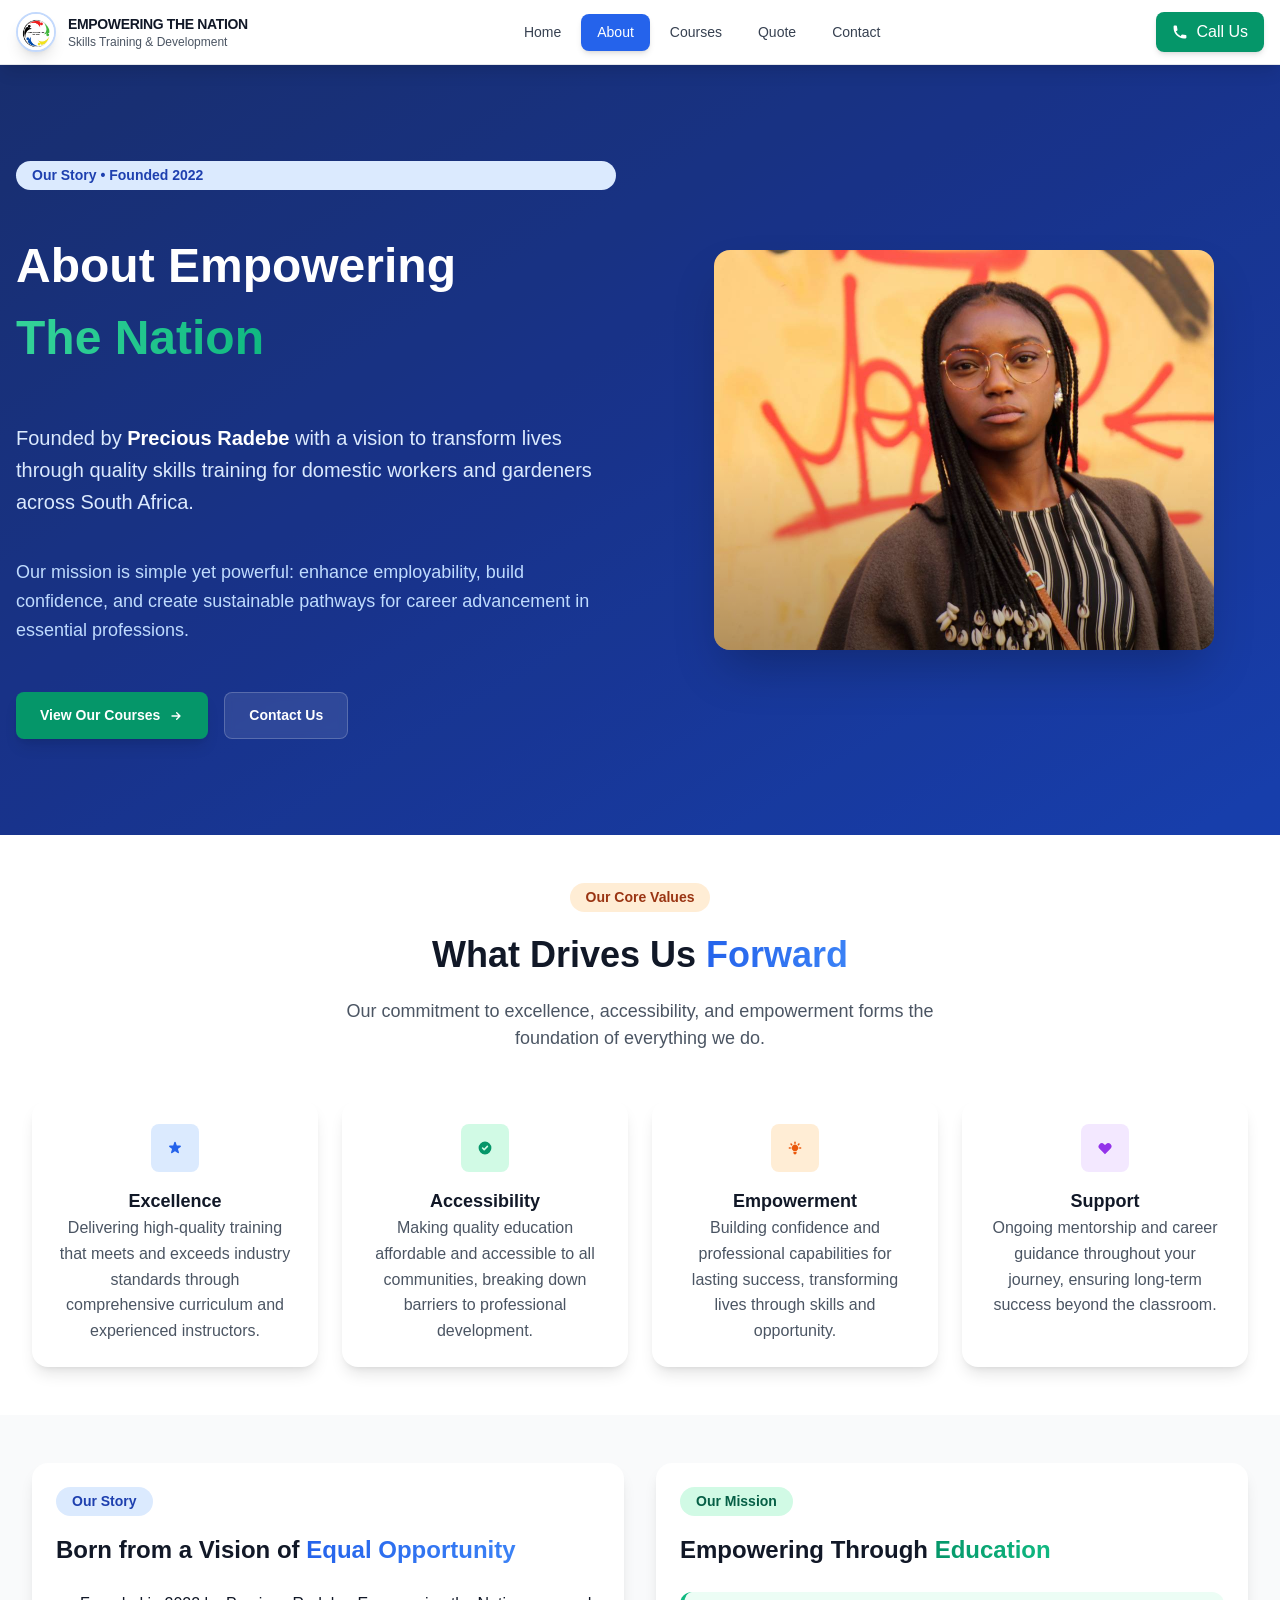
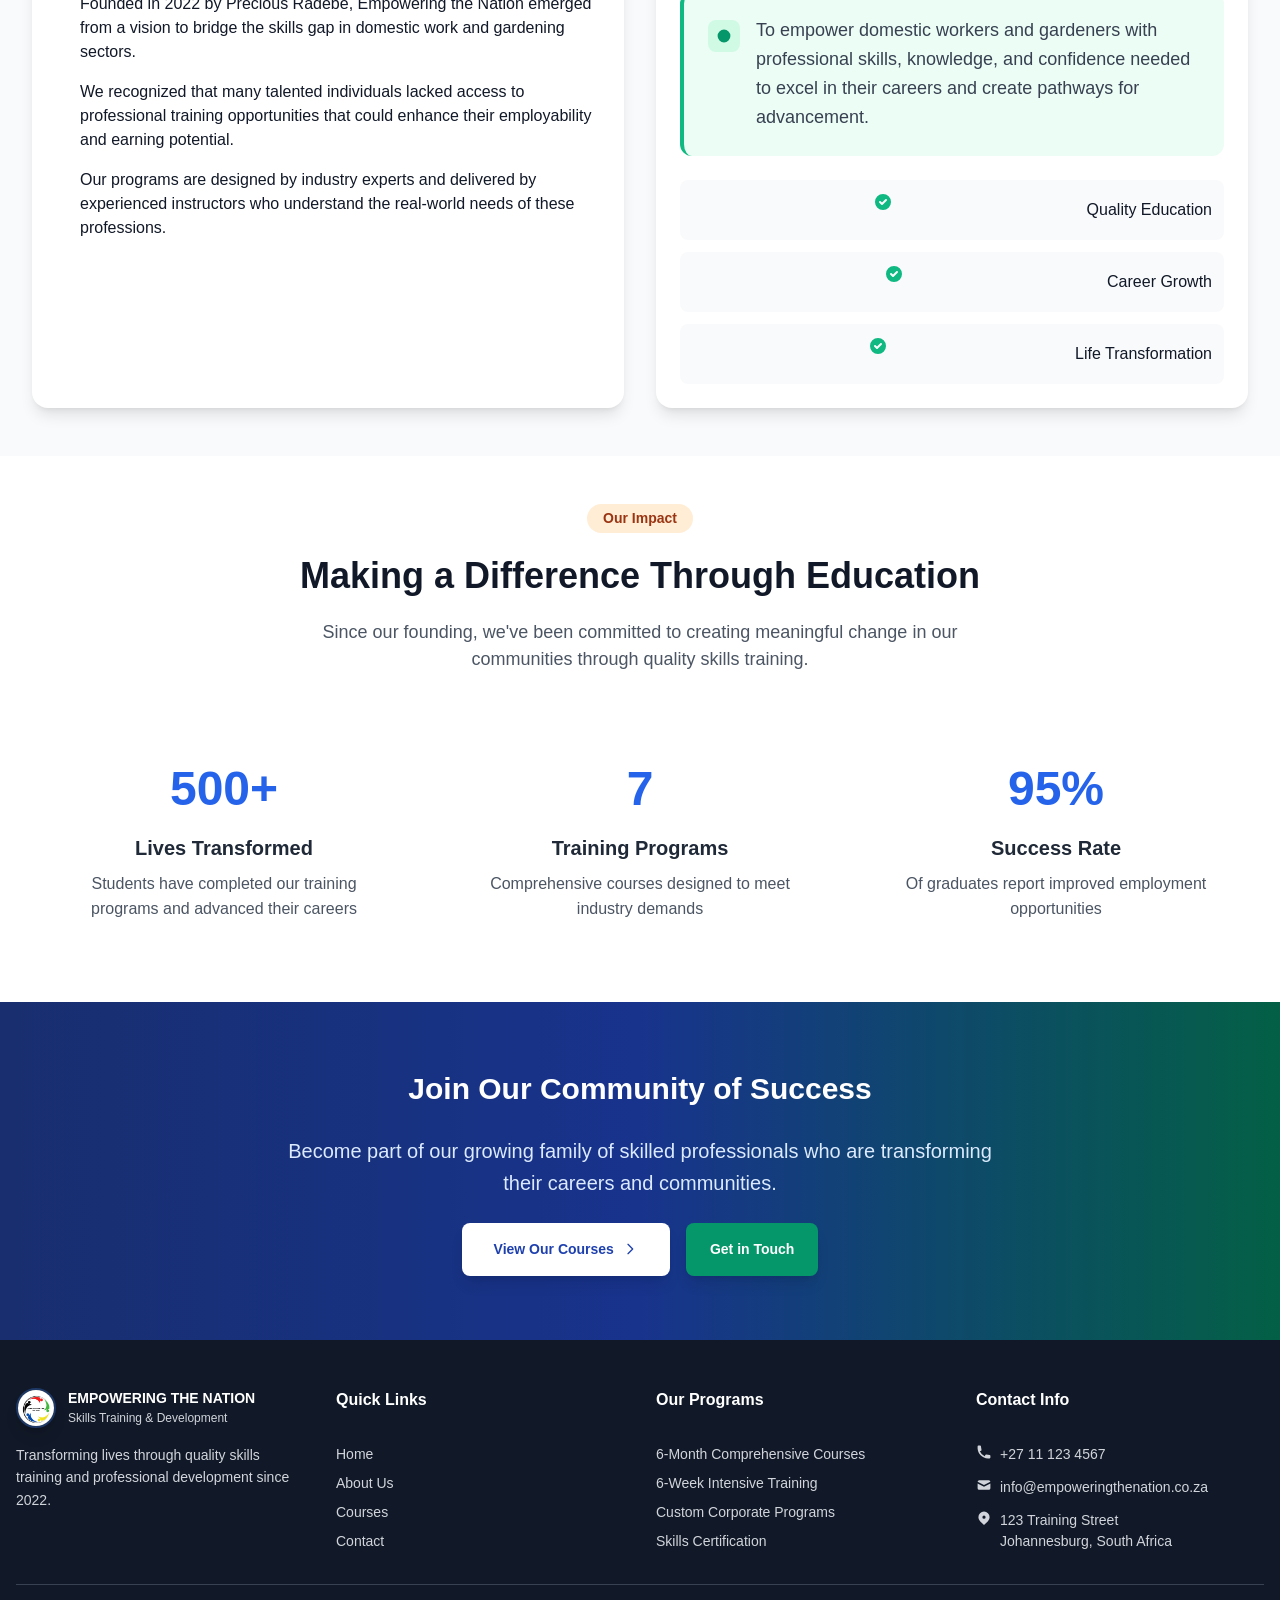
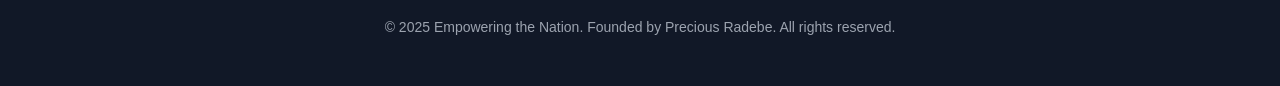
<file: Development/about.html>
<!DOCTYPE html>
<html lang="en">
<head>
    <meta charset="UTF-8">
    <meta name="viewport" content="width=device-width, initial-scale=1.0">
    <title>About Us - Empowering the Nation</title>
    <link rel="stylesheet" href="styles.css">
</head>
<body>
    <!-- Header -->
    <header class="header">
        <div class="container header-content">
            <div class="header-brand">
                <div class="logo-circle">
                    <img src="_assets/logo.jpg" alt="Empowering the Nation - Unity Logo" class="logo-img" onerror="this.src='data:image/svg+xml,%3Csvg xmlns=%22http://www.w3.org/2000/svg%22 viewBox=%220 0 100 100%22%3E%3Ccircle cx=%2250%22 cy=%2250%22 r=%2250%22 fill=%22%231e40af%22/%3E%3Ctext x=%2250%22 y=%2260%22 text-anchor=%22middle%22 fill=%22white%22 font-size=%2240%22 font-weight=%22bold%22%3EE%3C/text%3E%3C/svg%3E'">
                </div>
                <div>
                    <a href="index.html" class="brand-button">
                        <div class="brand-title">EMPOWERING THE NATION</div>
                        <div class="brand-subtitle">Skills Training & Development</div>
                    </a>
                </div>
            </div>
            
            <!-- Desktop Navigation -->
            <nav class="nav-desktop">
                <a href="index.html" class="nav-button">Home</a>
                <a href="about.html" class="nav-button active">About</a>
                <a href="courses.html" class="nav-button">Courses</a>
                <a href="quote.html" class="nav-button">Quote</a>
                <a href="contact.html" class="nav-button">Contact</a>
            </nav>

            <!-- CTA and Mobile Menu -->
            <div class="header-actions">
                <a href="tel:+27111234567" class="cta-button">
                    <svg class="icon" fill="currentColor" viewBox="0 0 20 20">
                        <path d="M2 3a1 1 0 011-1h2.153a1 1 0 01.986.836l.74 4.435a1 1 0 01-.54 1.06l-1.548.773a11.037 11.037 0 006.105 6.105l.774-1.548a1 1 0 011.059-.54l4.435.74a1 1 0 01.836.986V17a1 1 0 01-1 1h-2C7.82 18 2 12.18 2 5V3z"/>
                    </svg>
                    <span>Call Us</span>
                </a>
                
                <button class="mobile-menu-button" id="mobile-menu-toggle" aria-label="Toggle mobile menu">
                    <svg class="icon menu-icon" fill="none" stroke="currentColor" viewBox="0 0 24 24">
                        <path stroke-linecap="round" stroke-linejoin="round" stroke-width="2" d="M4 6h16M4 12h16M4 18h16"/>
                    </svg>
                    <svg class="icon close-icon hidden" fill="none" stroke="currentColor" viewBox="0 0 24 24">
                        <path stroke-linecap="round" stroke-linejoin="round" stroke-width="2" d="M6 18L18 6M6 6l12 12"/>
                    </svg>
                </button>
            </div>
        </div>

        <!-- Mobile Navigation -->
        <div class="mobile-nav hidden" id="mobile-nav">
            <div class="mobile-nav-content">
                <a href="index.html" class="mobile-nav-button">Home</a>
                <a href="about.html" class="mobile-nav-button active">About</a>
                <a href="courses.html" class="mobile-nav-button">Courses</a>
                <a href="quote.html" class="mobile-nav-button">Quote</a>
                <a href="contact.html" class="mobile-nav-button">Contact</a>
                <a href="tel:+27111234567" class="mobile-cta-button">
                    <svg class="icon" fill="currentColor" viewBox="0 0 20 20">
                        <path d="M2 3a1 1 0 011-1h2.153a1 1 0 01.986.836l.74 4.435a1 1 0 01-.54 1.06l-1.548.773a11.037 11.037 0 006.105 6.105l.774-1.548a1 1 0 011.059-.54l4.435.74a1 1 0 01.836.986V17a1 1 0 01-1 1h-2C7.82 18 2 12.18 2 5V3z"/>
                    </svg>
                    <span>Call Us</span>
                </a>
            </div>
        </div>
    </header>

    <!-- Main Content -->
    <main>
        <!-- About Hero -->
        <section class="hero-section">
            <div class="hero-content container">
                <div class="grid grid-2" style="align-items: center; gap: 3rem;">
                    <div class="hero-text-content">
                        <div class="badge badge-blue mb-4">Our Story • Founded 2022</div>
                        
                        <h1 class="text-4xl font-bold mb-6">
                            About Empowering<br>
                            <span class="gradient-text">The Nation</span>
                        </h1>
                        
                        <p class="text-xl mb-4" style="color: #dbeafe; line-height: 1.6;">
                            Founded by <strong style="color: white;">Precious Radebe</strong> with a vision to transform lives through quality skills training for domestic workers and gardeners across South Africa.
                        </p>
                        
                        <p class="text-lg mb-6" style="color: #bfdbfe; line-height: 1.6;">
                            Our mission is simple yet powerful: enhance employability, build confidence, and create sustainable pathways for career advancement in essential professions.
                        </p>

                        <div class="hero-buttons">
                            <a href="courses.html" class="btn btn-primary">
                                <span>View Our Courses</span>
                                <svg class="icon" fill="none" stroke="currentColor" viewBox="0 0 24 24">
                                    <path stroke-linecap="round" stroke-linejoin="round" stroke-width="2" d="M13 7l5 5m0 0l-5 5m5-5H6"/>
                                </svg>
                            </a>
                            <a href="contact.html" class="btn btn-secondary">
                                Contact Us
                            </a>
                        </div>
                    </div>
                    
                    <div class="hero-image-content">
                        <div class="founder-image-container">
                            <!-- IMAGE TO REPLACE: Founder image -->
                            <img src="_assets/yu.jpg" 
                                 alt="Precious Radebe - Founder" 
                                 class="founder-image"
                                 onerror="this.src='https://images.unsplash.com/photo-1573496359142-b8d87734a5a2?w=600'">
                            <div class="founder-image-overlay"></div>
                        </div>
                    </div>
                </div>
            </div>
        </section>

        <!-- Mission & Values -->
        <section class="section section-white">
            <div class="container">
                <div class="text-center mb-12">
                    <div class="badge badge-orange mb-4">Our Core Values</div>
                    <h2 class="text-3xl font-bold mb-4">
                        What Drives Us <span class="gradient-text-blue">Forward</span>
                    </h2>
                    <p class="text-lg text-gray" style="color: var(--gray-600); max-width: 40rem; margin: 0 auto;">
                        Our commitment to excellence, accessibility, and empowerment forms the foundation of everything we do.
                    </p>
                </div>

                <div class="grid grid-4 gap-6">
                    <div class="card">
                        <div class="card-content text-center">
                            <div class="value-icon blue">
                                <svg class="icon" fill="currentColor" viewBox="0 0 20 20">
                                    <path d="M9.049 2.927c.3-.921 1.603-.921 1.902 0l1.07 3.292a1 1 0 00.95.69h3.462c.969 0 1.371 1.24.588 1.81l-2.8 2.034a1 1 0 00-.364 1.118l1.07 3.292c.3.921-.755 1.688-1.54 1.118l-2.8-2.034a1 1 0 00-1.175 0l-2.8 2.034c-.784.57-1.838-.197-1.539-1.118l1.07-3.292a1 1 0 00-.364-1.118L2.98 8.72c-.783-.57-.38-1.81.588-1.81h3.461a1 1 0 00.951-.69l1.07-3.292z"/>
                                </svg>
                            </div>
                            <h3 class="font-bold text-lg mb-3">Excellence</h3>
                            <p class="text-sm text-gray" style="color: var(--gray-600); line-height: 1.6;">
                                Delivering high-quality training that meets and exceeds industry standards through comprehensive curriculum and experienced instructors.
                            </p>
                        </div>
                    </div>

                    <div class="card">
                        <div class="card-content text-center">
                            <div class="value-icon green">
                                <svg class="icon" fill="currentColor" viewBox="0 0 20 20">
                                    <path fill-rule="evenodd" d="M10 18a8 8 0 100-16 8 8 0 000 16zm3.707-9.293a1 1 0 00-1.414-1.414L9 10.586 7.707 9.293a1 1 0 00-1.414 1.414l2 2a1 1 0 001.414 0l4-4z" clip-rule="evenodd"/>
                                </svg>
                            </div>
                            <h3 class="font-bold text-lg mb-3">Accessibility</h3>
                            <p class="text-sm text-gray" style="color: var(--gray-600); line-height: 1.6;">
                                Making quality education affordable and accessible to all communities, breaking down barriers to professional development.
                            </p>
                        </div>
                    </div>

                    <div class="card">
                        <div class="card-content text-center">
                            <div class="value-icon orange">
                                <svg class="icon" fill="currentColor" viewBox="0 0 20 20">
                                    <path d="M11 3a1 1 0 10-2 0v1a1 1 0 102 0V3zM15.657 5.757a1 1 0 00-1.414-1.414l-.707.707a1 1 0 001.414 1.414l.707-.707zM18 10a1 1 0 01-1 1h-1a1 1 0 110-2h1a1 1 0 011 1zM5.05 6.464A1 1 0 106.464 5.05l-.707-.707a1 1 0 00-1.414 1.414l.707.707zM5 10a1 1 0 01-1 1H3a1 1 0 110-2h1a1 1 0 011 1zM8 16v-1h4v1a2 2 0 11-4 0zM12 14c.015-.34.208-.646.477-.859a4 4 0 10-4.954 0c.27.213.462.519.476.859h4.002z"/>
                                </svg>
                            </div>
                            <h3 class="font-bold text-lg mb-3">Empowerment</h3>
                            <p class="text-sm text-gray" style="color: var(--gray-600); line-height: 1.6;">
                                Building confidence and professional capabilities for lasting success, transforming lives through skills and opportunity.
                            </p>
                        </div>
                    </div>

                    <div class="card">
                        <div class="card-content text-center">
                            <div class="value-icon purple">
                                <svg class="icon" fill="currentColor" viewBox="0 0 20 20">
                                    <path fill-rule="evenodd" d="M3.172 5.172a4 4 0 015.656 0L10 6.343l1.172-1.171a4 4 0 115.656 5.656L10 17.657l-6.828-6.829a4 4 0 010-5.656z" clip-rule="evenodd"/>
                                </svg>
                            </div>
                            <h3 class="font-bold text-lg mb-3">Support</h3>
                            <p class="text-sm text-gray" style="color: var(--gray-600); line-height: 1.6;">
                                Ongoing mentorship and career guidance throughout your journey, ensuring long-term success beyond the classroom.
                            </p>
                        </div>
                    </div>
                </div>
            </div>
        </section>

        <!-- Story & Mission -->
        <section class="section section-gray">
            <div class="container">
                <div class="grid grid-2 gap-8">
                    <!-- Our Story -->
                    <div class="card">
                        <div class="card-content">
                            <div class="badge badge-blue mb-4">Our Story</div>
                            <h2 class="text-2xl font-bold mb-6">
                                Born from a Vision of 
                                <span class="gradient-text-blue">Equal Opportunity</span>
                            </h2>
                            
                            <div class="space-y-4">
                                <div class="story-item">
                                    <div class="story-dot"></div>
                                    <p>Founded in 2022 by Precious Radebe, Empowering the Nation emerged from a vision to bridge the skills gap in domestic work and gardening sectors.</p>
                                </div>
                                <div class="story-item">
                                    <div class="story-dot"></div>
                                    <p>We recognized that many talented individuals lacked access to professional training opportunities that could enhance their employability and earning potential.</p>
                                </div>
                                <div class="story-item">
                                    <div class="story-dot"></div>
                                    <p>Our programs are designed by industry experts and delivered by experienced instructors who understand the real-world needs of these professions.</p>
                                </div>
                            </div>
                        </div>
                    </div>

                    <!-- Our Mission -->
                    <div class="card">
                        <div class="card-content">
                            <div class="badge badge-green mb-4">Our Mission</div>
                            <h2 class="text-2xl font-bold mb-6">
                                Empowering Through
                                <span class="gradient-text-green">Education</span>
                            </h2>
                            
                            <div class="mission-box">
                                <div class="mission-icon">
                                    <svg fill="currentColor" viewBox="0 0 20 20">
                                        <path d="M10 18a8 8 0 100-16 8 8 0 000 16zm1-12a1 1 0 10-2 0v4a1 1 0 00.293.707l2.828 2.829a1 1 0 101.415-1.415L11 9.586V6z"/>
                                    </svg>
                                </div>
                                <p class="text-lg" style="color: var(--gray-700); line-height: 1.6;">
                                    To empower domestic workers and gardeners with professional skills, knowledge, and confidence needed to excel in their careers and create pathways for advancement.
                                </p>
                            </div>
                            
                            <div class="values-list mt-6">
                                <div class="value-item">
                                    <svg class="value-icon" fill="currentColor" viewBox="0 0 20 20">
                                        <path fill-rule="evenodd" d="M10 18a8 8 0 100-16 8 8 0 000 16zm3.707-9.293a1 1 0 00-1.414-1.414L9 10.586 7.707 9.293a1 1 0 00-1.414 1.414l2 2a1 1 0 001.414 0l4-4z" clip-rule="evenodd"/>
                                    </svg>
                                    <span>Quality Education</span>
                                </div>
                                <div class="value-item">
                                    <svg class="value-icon" fill="currentColor" viewBox="0 0 20 20">
                                        <path fill-rule="evenodd" d="M10 18a8 8 0 100-16 8 8 0 000 16zm3.707-9.293a1 1 0 00-1.414-1.414L9 10.586 7.707 9.293a1 1 0 00-1.414 1.414l2 2a1 1 0 001.414 0l4-4z" clip-rule="evenodd"/>
                                    </svg>
                                    <span>Career Growth</span>
                                </div>
                                <div class="value-item">
                                    <svg class="value-icon" fill="currentColor" viewBox="0 0 20 20">
                                        <path fill-rule="evenodd" d="M10 18a8 8 0 100-16 8 8 0 000 16zm3.707-9.293a1 1 0 00-1.414-1.414L9 10.586 7.707 9.293a1 1 0 00-1.414 1.414l2 2a1 1 0 001.414 0l4-4z" clip-rule="evenodd"/>
                                    </svg>
                                    <span>Life Transformation</span>
                                </div>
                            </div>
                        </div>
                    </div>
                </div>
            </div>
        </section>

        <!-- Impact Stats -->
        <section class="section section-white">
            <div class="container">
                <div class="text-center mb-12">
                    <div class="badge badge-orange mb-4">Our Impact</div>
                    <h2 class="text-3xl font-bold mb-4">Making a Difference Through Education</h2>
                    <p class="text-lg text-gray" style="color: var(--gray-600); max-width: 40rem; margin: 0 auto;">
                        Since our founding, we've been committed to creating meaningful change in our communities through quality skills training.
                    </p>
                </div>
                
                <div class="grid grid-3 gap-8">
                    <div class="impact-card text-center">
                        <div class="impact-number">500+</div>
                        <div class="impact-label">Lives Transformed</div>
                        <p class="impact-description">Students have completed our training programs and advanced their careers</p>
                    </div>
                    <div class="impact-card text-center">
                        <div class="impact-number">7</div>
                        <div class="impact-label">Training Programs</div>
                        <p class="impact-description">Comprehensive courses designed to meet industry demands</p>
                    </div>
                    <div class="impact-card text-center">
                        <div class="impact-number">95%</div>
                        <div class="impact-label">Success Rate</div>
                        <p class="impact-description">Of graduates report improved employment opportunities</p>
                    </div>
                </div>
            </div>
        </section>

        <!-- CTA Section -->
        <section class="cta-section">
            <div class="cta-overlay"></div>
            <div class="container cta-content text-center">
                <h2 class="cta-title">Join Our Community of Success</h2>
                <p class="cta-description">
                    Become part of our growing family of skilled professionals who are transforming their careers and communities.
                </p>
                
                <div class="cta-buttons">
                    <a href="courses.html" class="btn btn-white">
                        <span>View Our Courses</span>
                        <svg class="icon" fill="none" stroke="currentColor" viewBox="0 0 24 24">
                            <path stroke-linecap="round" stroke-linejoin="round" stroke-width="2" d="M9 5l7 7-7 7"/>
                        </svg>
                    </a>
                    <a href="contact.html" class="btn btn-primary">
                        <span>Get in Touch</span>
                    </a>
                </div>
            </div>
        </section>
    </main>

    <!-- Footer -->
    <footer class="footer">
        <div class="container footer-content">
            <div class="footer-grid">
                <div class="footer-section">
                    <div class="footer-brand">
                        <div class="logo-circle-small">
                           
                            <img src="_assets/logo.jpg" alt="Empowering the Nation" class="logo-img" onerror="this.src='data:image/svg+xml,%3Csvg xmlns=%22http://www.w3.org/2000/svg%22 viewBox=%220 0 100 100%22%3E%3Ccircle cx=%2250%22 cy=%2250%22 r=%2250%22 fill=%22%231e40af%22/%3E%3Ctext x=%2250%22 y=%2260%22 text-anchor=%22middle%22 fill=%22white%22 font-size=%2240%22 font-weight=%22bold%22%3EE%3C/text%3E%3C/svg%3E'">
                        </div>
                        <div>
                            <div class="footer-brand-title">EMPOWERING THE NATION</div>
                            <div class="footer-brand-subtitle">Skills Training & Development</div>
                        </div>
                    </div>
                    <p class="footer-description">
                        Transforming lives through quality skills training and professional development since 2022.
                    </p>
                </div>
                
                <div class="footer-section">
                    <h3 class="footer-heading">Quick Links</h3>
                    <div class="footer-links">
                        <a href="index.html">Home</a>
                        <a href="about.html">About Us</a>
                        <a href="courses.html">Courses</a>
                        <a href="contact.html">Contact</a>
                    </div>
                </div>
                
                <div class="footer-section">
                    <h3 class="footer-heading">Our Programs</h3>
                    <div class="footer-text">
                        <div>6-Month Comprehensive Courses</div>
                        <div>6-Week Intensive Training</div>
                        <div>Custom Corporate Programs</div>
                        <div>Skills Certification</div>
                    </div>
                </div>
                
                <div class="footer-section">
                    <h3 class="footer-heading">Contact Info</h3>
                    <div class="footer-contact">
                        <div class="contact-item">
                            <svg class="icon" fill="currentColor" viewBox="0 0 20 20">
                                <path d="M2 3a1 1 0 011-1h2.153a1 1 0 01.986.836l.74 4.435a1 1 0 01-.54 1.06l-1.548.773a11.037 11.037 0 006.105 6.105l.774-1.548a1 1 0 011.059-.54l4.435.74a1 1 0 01.836.986V17a1 1 0 01-1 1h-2C7.82 18 2 12.18 2 5V3z"/>
                            </svg>
                            <span>+27 11 123 4567</span>
                        </div>
                        <div class="contact-item">
                            <svg class="icon" fill="currentColor" viewBox="0 0 20 20">
                                <path d="M2.003 5.884L10 9.882l7.997-3.998A2 2 0 0016 4H4a2 2 0 00-1.997 1.884z"/>
                                <path d="M18 8.118l-8 4-8-4V14a2 2 0 002 2h12a2 2 0 002-2V8.118z"/>
                            </svg>
                            <span>info@empoweringthenation.co.za</span>
                        </div>
                        <div class="contact-item">
                            <svg class="icon" fill="currentColor" viewBox="0 0 20 20">
                                <path fill-rule="evenodd" d="M5.05 4.05a7 7 0 119.9 9.9L10 18.9l-4.95-4.95a7 7 0 010-9.9zM10 11a2 2 0 100-4 2 2 0 000 4z" clip-rule="evenodd"/>
                            </svg>
                            <span>123 Training Street<br>Johannesburg, South Africa</span>
                        </div>
                    </div>
                </div>
            </div>
            
            <div class="footer-bottom">
                <p>© 2025 Empowering the Nation. Founded by Precious Radebe. All rights reserved.</p>
            </div>
        </div>
    </footer>

    <script src="script.js"></script>

    <style>
        /* About Page Specific Styles */
        .hero-text-content {
            display: flex;
            flex-direction: column;
            gap: 1.5rem;
        }

        .hero-buttons {
            display: flex;
            flex-wrap: wrap;
            gap: 1rem;
        }

        .founder-image-container {
            position: relative;
            border-radius: 1rem;
            overflow: hidden;
            box-shadow: var(--shadow-2xl);
            max-width: 500px;
            margin: 0 auto;
        }

        .founder-image {
            width: 100%;
            height: 400px;
            object-fit: cover;
            display: block;
        }

        .founder-image-overlay {
            position: absolute;
            bottom: 0;
            left: 0;
            right: 0;
            height: 50%;
            background: linear-gradient(transparent, rgba(0,0,0,0.3));
        }

        /* Value Icons */
        .value-icon {
            width: 3rem;
            height: 3rem;
            border-radius: 0.5rem;
            margin: 0 auto 1rem;
            display: flex;
            align-items: center;
            justify-content: center;
        }

        .value-icon.blue {
            background: var(--blue-100);
        }

        .value-icon.blue .icon {
            color: var(--blue-600);
        }

        .value-icon.green {
            background: var(--green-100);
        }

        .value-icon.green .icon {
            color: var(--green-600);
        }

        .value-icon.orange {
            background: var(--orange-100);
        }

        .value-icon.orange .icon {
            color: var(--orange-600);
        }

        .value-icon.purple {
            background: var(--purple-100);
        }

        .value-icon.purple .icon {
            color: var(--purple-600);
        }

        /* Story Items */
        .story-item {
            display: flex;
            align-items: flex-start;
            gap: 1rem;
        }

        .story-dot {
            width: 0.5rem;
            height: 0.5rem;
            background: var(--blue-500);
            border-radius: 50%;
            margin-top: 0.5rem;
            flex-shrink: 0;
        }

        .space-y-4 > * + * {
            margin-top: 1rem;
        }

        /* Mission Box */
        .mission-box {
            display: flex;
            align-items: flex-start;
            gap: 1rem;
            background: var(--green-50);
            padding: 1.5rem;
            border-radius: 0.75rem;
            border-left: 4px solid var(--green-500);
        }

        .mission-icon {
            width: 2rem;
            height: 2rem;
            background: var(--green-100);
            border-radius: 0.5rem;
            display: flex;
            align-items: center;
            justify-content: center;
            flex-shrink: 0;
            margin-top: 0.25rem;
        }

        .mission-icon svg {
            width: 1rem;
            height: 1rem;
            color: var(--green-600);
        }

        /* Values List */
        .values-list {
            display: flex;
            flex-direction: column;
            gap: 0.75rem;
        }

        .value-item {
            display: flex;
            align-items: center;
            gap: 0.75rem;
            padding: 0.75rem;
            background: var(--gray-50);
            border-radius: 0.5rem;
        }

        .value-item svg {
            width: 1.25rem;
            height: 1.25rem;
            color: var(--green-500);
        }

        /* Impact Cards */
        .impact-card {
            padding: 2rem;
        }

        .impact-number {
            font-size: 3rem;
            font-weight: bold;
            color: var(--blue-600);
            margin-bottom: 0.5rem;
        }

        .impact-label {
            font-size: 1.25rem;
            font-weight: 600;
            color: var(--gray-800);
            margin-bottom: 0.5rem;
        }

        .impact-description {
            color: var(--gray-600);
            line-height: 1.6;
        }

        /* Responsive adjustments */
        @media (max-width: 768px) {
            .founder-image {
                height: 300px;
            }
            
            .hero-buttons {
                flex-direction: column;
            }
            
            .hero-buttons .btn {
                width: 100%;
                justify-content: center;
            }
        }

        @media (min-width: 1024px) {
            .hero-text-content {
                max-width: 600px;
            }
        }
    </style>
</body>
</html>
</file>
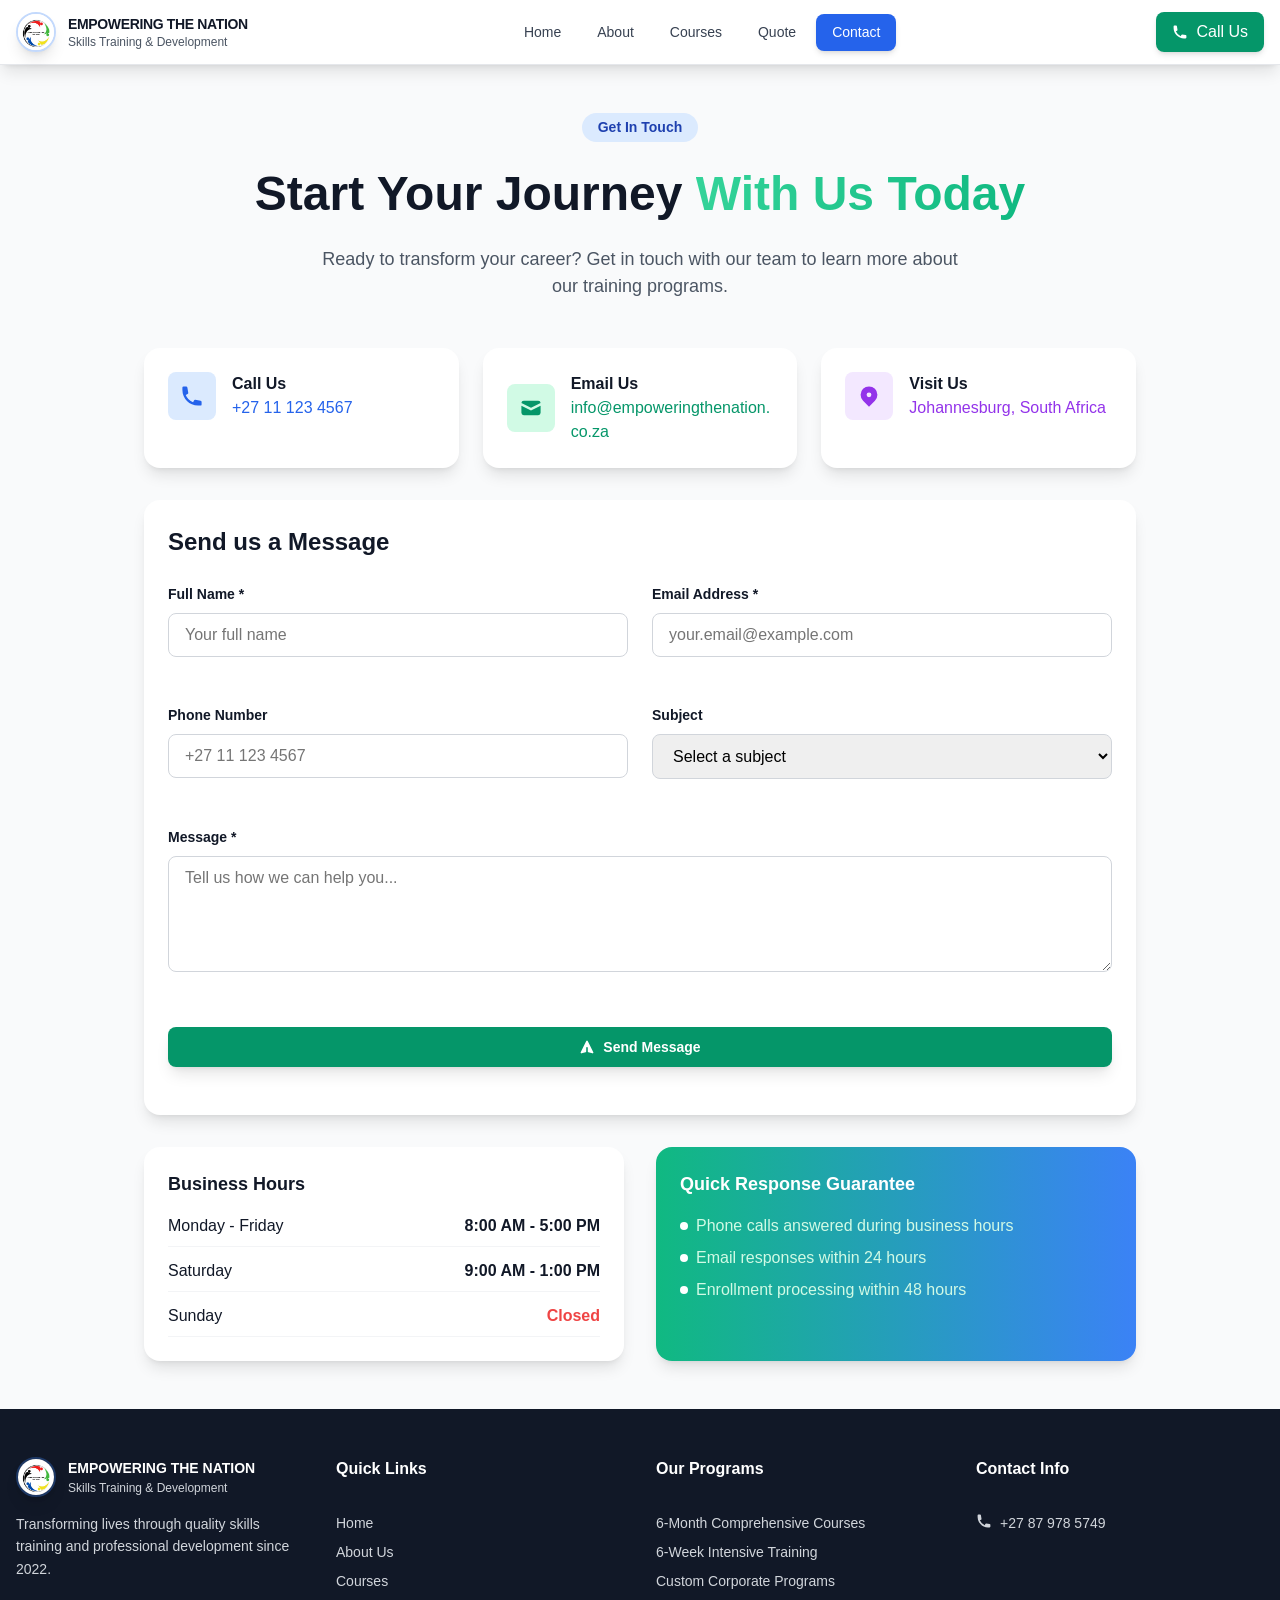
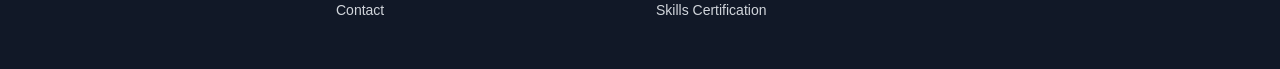
<file: Development/contact.html>
<!DOCTYPE html>
<html lang="en">
<head>
    <meta charset="UTF-8">
    <meta name="viewport" content="width=device-width, initial-scale=1.0">
    <title>Contact Us - Empowering the Nation</title>
    <link rel="stylesheet" href="styles.css">
</head>
<body>
    <!-- Header -->
    <header class="header">
        <div class="container header-content">
            <div class="header-brand">
                <div class="logo-circle">
                   
                    <img src="_assets/logo.jpg" alt="Empowering the Nation - Unity Logo" class="logo-img" onerror="this.src='data:image/svg+xml,%3Csvg xmlns=%22http://www.w3.org/2000/svg%22 viewBox=%220 0 100 100%22%3E%3Ccircle cx=%2250%22 cy=%2250%22 r=%2250%22 fill=%22%231e40af%22/%3E%3Ctext x=%2250%22 y=%2260%22 text-anchor=%22middle%22 fill=%22white%22 font-size=%2240%22 font-weight=%22bold%22%3EE%3C/text%3E%3C/svg%3E'">
                </div>
                <div>
                    <a href="index.html" class="brand-button">
                        <div class="brand-title">EMPOWERING THE NATION</div>
                        <div class="brand-subtitle">Skills Training & Development</div>
                    </a>
                </div>
            </div>
            
            <!-- Desktop Navigation -->
            <nav class="nav-desktop">
                <a href="index.html" class="nav-button">Home</a>
                <a href="about.html" class="nav-button">About</a>
                <a href="courses.html" class="nav-button">Courses</a>
                <a href="quote.html" class="nav-button">Quote</a>
                <a href="contact.html" class="nav-button active">Contact</a>
            </nav>

            <!-- CTA and Mobile Menu -->
            <div class="header-actions">
                <a href="tel:+27111234567" class="cta-button">
                    <svg class="icon" fill="currentColor" viewBox="0 0 20 20">
                        <path d="M2 3a1 1 0 011-1h2.153a1 1 0 01.986.836l.74 4.435a1 1 0 01-.54 1.06l-1.548.773a11.037 11.037 0 006.105 6.105l.774-1.548a1 1 0 011.059-.54l4.435.74a1 1 0 01.836.986V17a1 1 0 01-1 1h-2C7.82 18 2 12.18 2 5V3z"/>
                    </svg>
                    <span>Call Us</span>
                </a>
                
                <button class="mobile-menu-button" id="mobile-menu-toggle" aria-label="Toggle mobile menu">
                    <svg class="icon menu-icon" fill="none" stroke="currentColor" viewBox="0 0 24 24">
                        <path stroke-linecap="round" stroke-linejoin="round" stroke-width="2" d="M4 6h16M4 12h16M4 18h16"/>
                    </svg>
                    <svg class="icon close-icon hidden" fill="none" stroke="currentColor" viewBox="0 0 24 24">
                        <path stroke-linecap="round" stroke-linejoin="round" stroke-width="2" d="M6 18L18 6M6 6l12 12"/>
                    </svg>
                </button>
            </div>
        </div>

        <!-- Mobile Navigation -->
        <div class="mobile-nav hidden" id="mobile-nav">
            <div class="mobile-nav-content">
                <a href="index.html" class="mobile-nav-button">Home</a>
                <a href="about.html" class="mobile-nav-button">About</a>
                <a href="courses.html" class="mobile-nav-button">Courses</a>
                <a href="quote.html" class="mobile-nav-button">Quote</a>
                <a href="contact.html" class="mobile-nav-button active">Contact</a>
                <a href="tel:+27111234567" class="mobile-cta-button">
                    <svg class="icon" fill="currentColor" viewBox="0 0 20 20">
                        <path d="M2 3a1 1 0 011-1h2.153a1 1 0 01.986.836l.74 4.435a1 1 0 01-.54 1.06l-1.548.773a11.037 11.037 0 006.105 6.105l.774-1.548a1 1 0 011.059-.54l4.435.74a1 1 0 01.836.986V17a1 1 0 01-1 1h-2C7.82 18 2 12.18 2 5V3z"/>
                    </svg>
                    <span>Call Us</span>
                </a>
            </div>
        </div>
    </header>

    <!-- Main Content -->
    <main>
        <section class="section section-gray">
            <div class="container" style="max-width: 64rem;">
                <div class="text-center mb-12">
                    <div class="badge badge-blue mb-4">Get In Touch</div>
                    <h1 class="text-4xl font-bold mb-4">
                        Start Your Journey <span class="gradient-text">With Us Today</span>
                    </h1>
                    <p class="text-lg text-gray" style="color: var(--gray-600); max-width: 40rem; margin: 0 auto;">
                        Ready to transform your career? Get in touch with our team to learn more about our training programs.
                    </p>
                </div>

                <!-- Quick Contact Info -->
                <div class="grid grid-3 gap-6 mb-8">
                    <div class="card">
                        <div class="card-content" style="display: flex; align-items: center; gap: 1rem;">
                            <div class="contact-icon blue">
                                <svg class="icon" fill="currentColor" viewBox="0 0 20 20">
                                    <path d="M2 3a1 1 0 011-1h2.153a1 1 0 01.986.836l.74 4.435a1 1 0 01-.54 1.06l-1.548.773a11.037 11.037 0 006.105 6.105l.774-1.548a1 1 0 011.059-.54l4.435.74a1 1 0 01.836.986V17a1 1 0 01-1 1h-2C7.82 18 2 12.18 2 5V3z"/>
                                </svg>
                            </div>
                            <div>
                                <div class="font-semibold">Call Us</div>
                                <div style="color: var(--blue-600);">+27 11 123 4567</div>
                            </div>
                        </div>
                    </div>

                    <div class="card">
                        <div class="card-content" style="display: flex; align-items: center; gap: 1rem;">
                            <div class="contact-icon green">
                                <svg class="icon" fill="currentColor" viewBox="0 0 20 20">
                                    <path d="M2.003 5.884L10 9.882l7.997-3.998A2 2 0 0016 4H4a2 2 0 00-1.997 1.884z"/>
                                    <path d="M18 8.118l-8 4-8-4V14a2 2 0 002 2h12a2 2 0 002-2V8.118z"/>
                                </svg>
                            </div>
                            <div>
                                <div class="font-semibold">Email Us</div>
                                <div style="color: var(--green-600); word-break: break-all;">info@empoweringthenation.co.za</div>
                            </div>
                        </div>
                    </div>

                    <div class="card">
                        <div class="card-content" style="display: flex; align-items: center; gap: 1rem;">
                            <div class="contact-icon purple">
                                <svg class="icon" fill="currentColor" viewBox="0 0 20 20">
                                    <path fill-rule="evenodd" d="M5.05 4.05a7 7 0 119.9 9.9L10 18.9l-4.95-4.95a7 7 0 010-9.9zM10 11a2 2 0 100-4 2 2 0 000 4z" clip-rule="evenodd"/>
                                </svg>
                            </div>
                            <div>
                                <div class="font-semibold">Visit Us</div>
                                <div style="color: var(--purple-600);">Johannesburg, South Africa</div>
                            </div>
                        </div>
                    </div>
                </div>

                <!-- Contact Form -->
                <div class="card">
                    <div class="card-content">
                        <h2 class="text-2xl font-bold mb-6">Send us a Message</h2>

                        <form id="contactForm" class="form-grid form-grid-2">
                            <div class="form-group">
                                <label class="form-label">Full Name *</label>
                                <input type="text" class="form-input" placeholder="Your full name" required>
                            </div>

                            <div class="form-group">
                                <label class="form-label">Email Address *</label>
                                <input type="email" class="form-input" placeholder="your.email@example.com" required>
                            </div>

                            <div class="form-group">
                                <label class="form-label">Phone Number</label>
                                <input type="tel" class="form-input" placeholder="+27 11 123 4567">
                            </div>

                            <div class="form-group">
                                <label class="form-label">Subject</label>
                                <select class="form-select" required>
                                    <option value="">Select a subject</option>
                                    <option value="general">General Inquiry</option>
                                    <option value="enrollment">Course Enrollment</option>
                                    <option value="partnership">Partnership Opportunity</option>
                                    <option value="careers">Careers</option>
                                    <option value="other">Other</option>
                                </select>
                            </div>

                            <div class="form-group" style="grid-column: 1 / -1;">
                                <label class="form-label">Message *</label>
                                <textarea class="form-textarea" rows="5" placeholder="Tell us how we can help you..." required></textarea>
                            </div>

                            <div class="form-group" style="grid-column: 1 / -1;">
                                <button type="submit" class="btn btn-primary" style="width: 100%;">
                                    <svg class="icon" fill="currentColor" viewBox="0 0 20 20">
                                        <path d="M10.894 2.553a1 1 0 00-1.788 0l-7 14a1 1 0 001.169 1.409l5-1.429A1 1 0 009 15.571V11a1 1 0 112 0v4.571a1 1 0 00.725.962l5 1.428a1 1 0 001.17-1.408l-7-14z"/>
                                    </svg>
                                    Send Message
                                </button>
                            </div>
                        </form>
                    </div>
                </div>

                <!-- Business Hours & Info -->
                <div class="grid grid-2 gap-8 mt-8">
                    <div class="card">
                        <div class="card-content">
                            <h3 class="font-bold text-lg mb-4">Business Hours</h3>
                            <div class="business-hours">
                                <div class="business-hour-item">
                                    <span>Monday - Friday</span>
                                    <span class="font-semibold">8:00 AM - 5:00 PM</span>
                                </div>
                                <div class="business-hour-item">
                                    <span>Saturday</span>
                                    <span class="font-semibold">9:00 AM - 1:00 PM</span>
                                </div>
                                <div class="business-hour-item">
                                    <span>Sunday</span>
                                    <span class="font-semibold" style="color: var(--red-500);">Closed</span>
                                </div>
                            </div>
                        </div>
                    </div>

                    <div class="card" style="background: linear-gradient(to right, #10b981, #3b82f6); color: white;">
                        <div class="card-content">
                            <h3 class="font-bold text-lg mb-4">Quick Response Guarantee</h3>
                            <div class="response-guarantee">
                                <div class="guarantee-item">
                                    <div class="guarantee-dot"></div>
                                    <span>Phone calls answered during business hours</span>
                                </div>
                                <div class="guarantee-item">
                                    <div class="guarantee-dot"></div>
                                    <span>Email responses within 24 hours</span>
                                </div>
                                <div class="guarantee-item">
                                    <div class="guarantee-dot"></div>
                                    <span>Enrollment processing within 48 hours</span>
                                </div>
                            </div>
                        </div>
                    </div>
                </div>
            </div>
        </section>
    </main>

    <!-- Footer -->
    <footer class="footer">
        <div class="container footer-content">
            <div class="footer-grid">
                <div class="footer-section">
                    <div class="footer-brand">
                        <div class="logo-circle-small">
                            <!-- IMAGE TO REPLACE: ../logo.png -->
                            <img src="_assets/logo.jpg" alt="Empowering the Nation" class="logo-img" onerror="this.src='data:image/svg+xml,%3Csvg xmlns=%22http://www.w3.org/2000/svg%22 viewBox=%220 0 100 100%22%3E%3Ccircle cx=%2250%22 cy=%2250%22 r=%2250%22 fill=%22%231e40af%22/%3E%3Ctext x=%2250%22 y=%2260%22 text-anchor=%22middle%22 fill=%22white%22 font-size=%2240%22 font-weight=%22bold%22%3EE%3C/text%3E%3C/svg%3E'">
                        </div>
                        <div>
                            <div class="footer-brand-title">EMPOWERING THE NATION</div>
                            <div class="footer-brand-subtitle">Skills Training & Development</div>
                        </div>
                    </div>
                    <p class="footer-description">
                        Transforming lives through quality skills training and professional development since 2022.
                    </p>
                </div>
                
                <div class="footer-section">
                    <h3 class="footer-heading">Quick Links</h3>
                    <div class="footer-links">
                        <a href="index.html">Home</a>
                        <a href="about.html">About Us</a>
                        <a href="courses.html">Courses</a>
                        <a href="contact.html">Contact</a>
                    </div>
                </div>
                
                <div class="footer-section">
                    <h3 class="footer-heading">Our Programs</h3>
                    <div class="footer-text">
                        <div>6-Month Comprehensive Courses</div>
                        <div>6-Week Intensive Training</div>
                        <div>Custom Corporate Programs</div>
                        <div>Skills Certification</div>
                    </div>
                </div>
                
                <div class="footer-section">
                    <h3 class="footer-heading">Contact Info</h3>
                    <div class="footer-contact">
                        <div class="contact-item">
                            <svg class="icon" fill="currentColor" viewBox="0 0 20 20">
                                <path d="M2 3a1 1 0 011-1h2.153a1 1 0 01.986.836l.74 4.435a1 1 0 01-.54 1.06l-1.548.773a11.037 11.037 0 006.105 6.105l.774-1.548a1 1 0 011.059-.54l4.435.74a1 1 0 01.836.986V17a1 1 0 01-1 1h-2C7.82 18 2 12.18 2 5V3z"/>
                            </svg>
                            <span>+27 87 978 5749</span>

                        </div>
</file>
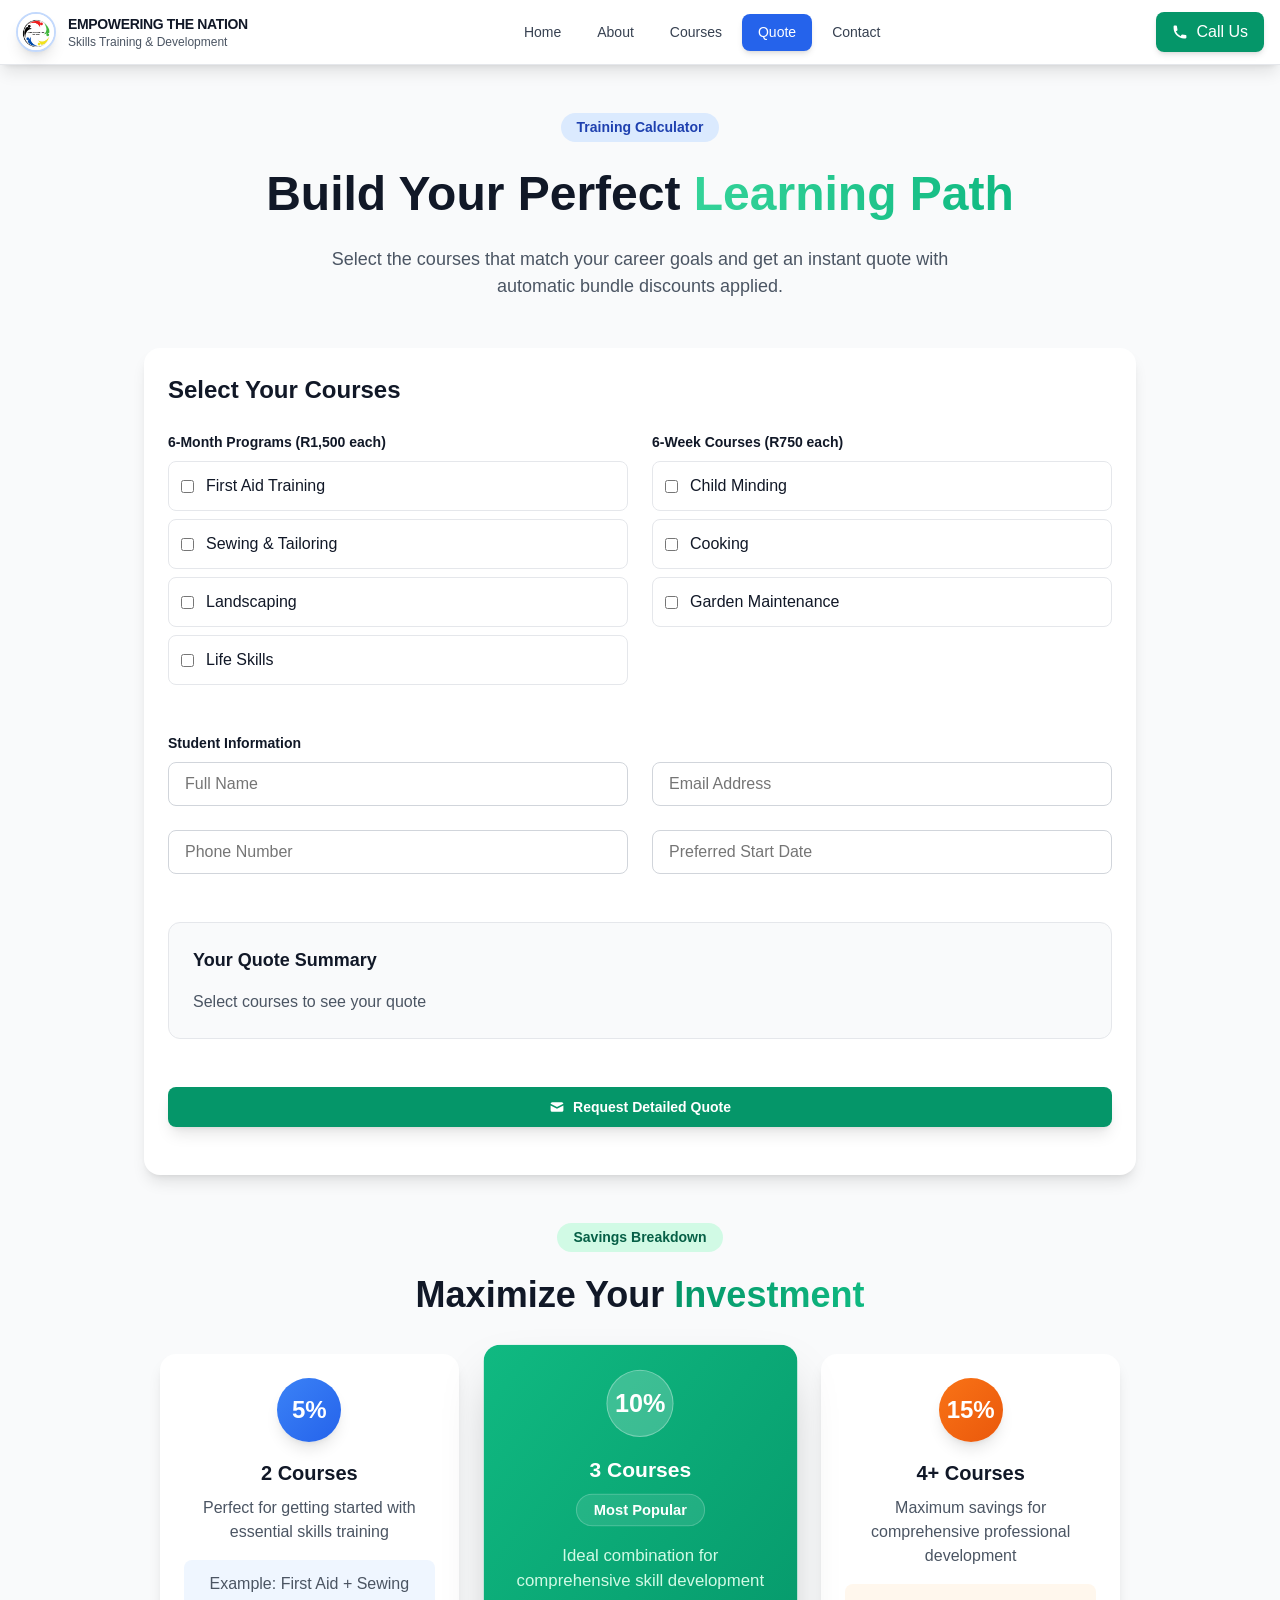
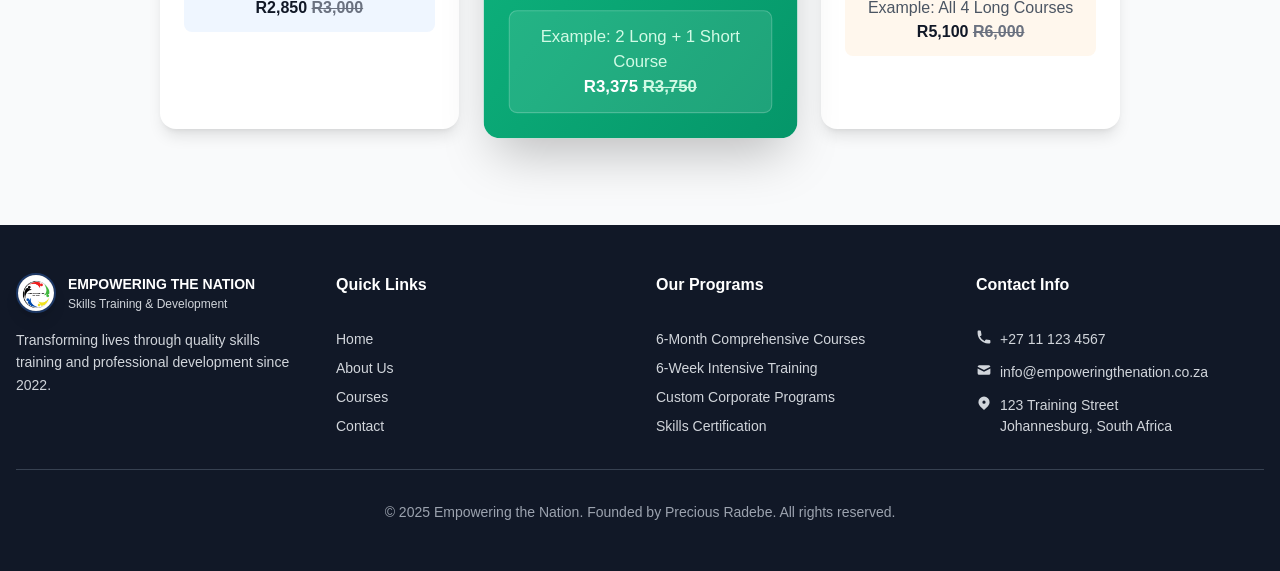
<file: Development/quote.html>
<!DOCTYPE html>
<html lang="en">
<head>
    <meta charset="UTF-8">
    <meta name="viewport" content="width=device-width, initial-scale=1.0">
    <title>Get a Quote - Empowering the Nation</title>
    <link rel="stylesheet" href="styles.css">
</head>
<body>
    <!-- Header -->
    <header class="header">
        <div class="container header-content">
            <div class="header-brand">
                <div class="logo-circle">
                    <!-- IMAGE TO REPLACE: ../logo.png -->
                    <img src="_assets/logo.jpg" alt="Empowering the Nation - Unity Logo" class="logo-img" onerror="this.src='data:image/svg+xml,%3Csvg xmlns=%22http://www.w3.org/2000/svg%22 viewBox=%220 0 100 100%22%3E%3Ccircle cx=%2250%22 cy=%2250%22 r=%2250%22 fill=%22%231e40af%22/%3E%3Ctext x=%2250%22 y=%2260%22 text-anchor=%22middle%22 fill=%22white%22 font-size=%2240%22 font-weight=%22bold%22%3EE%3C/text%3E%3C/svg%3E'">
                </div>
                <div>
                    <a href="index.html" class="brand-button">
                        <div class="brand-title">EMPOWERING THE NATION</div>
                        <div class="brand-subtitle">Skills Training & Development</div>
                    </a>
                </div>
            </div>
            
            <!-- Desktop Navigation -->
            <nav class="nav-desktop">
                <a href="index.html" class="nav-button">Home</a>
                <a href="about.html" class="nav-button">About</a>
                <a href="courses.html" class="nav-button">Courses</a>
                <a href="quote.html" class="nav-button active">Quote</a>
                <a href="contact.html" class="nav-button">Contact</a>
            </nav>

            <!-- CTA and Mobile Menu -->
            <div class="header-actions">
                <a href="tel:+27111234567" class="cta-button">
                    <svg class="icon" fill="currentColor" viewBox="0 0 20 20">
                        <path d="M2 3a1 1 0 011-1h2.153a1 1 0 01.986.836l.74 4.435a1 1 0 01-.54 1.06l-1.548.773a11.037 11.037 0 006.105 6.105l.774-1.548a1 1 0 011.059-.54l4.435.74a1 1 0 01.836.986V17a1 1 0 01-1 1h-2C7.82 18 2 12.18 2 5V3z"/>
                    </svg>
                    <span>Call Us</span>
                </a>
                
                <button class="mobile-menu-button" id="mobile-menu-toggle" aria-label="Toggle mobile menu">
                    <svg class="icon menu-icon" fill="none" stroke="currentColor" viewBox="0 0 24 24">
                        <path stroke-linecap="round" stroke-linejoin="round" stroke-width="2" d="M4 6h16M4 12h16M4 18h16"/>
                    </svg>
                    <svg class="icon close-icon hidden" fill="none" stroke="currentColor" viewBox="0 0 24 24">
                        <path stroke-linecap="round" stroke-linejoin="round" stroke-width="2" d="M6 18L18 6M6 6l12 12"/>
                    </svg>
                </button>
            </div>
        </div>

        <!-- Mobile Navigation -->
        <div class="mobile-nav hidden" id="mobile-nav">
            <div class="mobile-nav-content">
                <a href="index.html" class="mobile-nav-button">Home</a>
                <a href="about.html" class="mobile-nav-button">About</a>
                <a href="courses.html" class="mobile-nav-button">Courses</a>
                <a href="quote.html" class="mobile-nav-button active">Quote</a>
                <a href="contact.html" class="mobile-nav-button">Contact</a>
                <a href="tel:+27111234567" class="mobile-cta-button">
                    <svg class="icon" fill="currentColor" viewBox="0 0 20 20">
                        <path d="M2 3a1 1 0 011-1h2.153a1 1 0 01.986.836l.74 4.435a1 1 0 01-.54 1.06l-1.548.773a11.037 11.037 0 006.105 6.105l.774-1.548a1 1 0 011.059-.54l4.435.74a1 1 0 01.836.986V17a1 1 0 01-1 1h-2C7.82 18 2 12.18 2 5V3z"/>
                    </svg>
                    <span>Call Us</span>
                </a>
            </div>
        </div>
    </header>

    <!-- Main Content -->
    <main>
        <section class="section section-gray">
            <div class="container" style="max-width: 64rem;">
                <div class="text-center mb-12">
                    <div class="badge badge-blue mb-4">Training Calculator</div>
                    <h1 class="text-4xl font-bold mb-4">
                        Build Your Perfect <span class="gradient-text">Learning Path</span>
                    </h1>
                    <p class="text-lg text-gray" style="color: var(--gray-600); max-width: 40rem; margin: 0 auto;">
                        Select the courses that match your career goals and get an instant quote with automatic bundle discounts applied.
                    </p>
                </div>

                <!-- Simple Quote Form -->
                <div class="card">
                    <div class="card-content">
                        <h2 class="text-2xl font-bold mb-6">Select Your Courses</h2>
                        
                        <form id="quoteForm" class="form-grid form-grid-2">
                            <!-- 6-Month Courses -->
                            <div class="form-group">
                                <label class="form-label">6-Month Programs (R1,500 each)</label>
                                <div class="checkbox-group">
                                    <label class="checkbox-container">
                                        <input type="checkbox" name="courses" value="first-aid" data-price="1500">
                                        <span>First Aid Training</span>
                                    </label>
                                    <label class="checkbox-container">
                                        <input type="checkbox" name="courses" value="sewing" data-price="1500">
                                        <span>Sewing & Tailoring</span>
                                    </label>
                                    <label class="checkbox-container">
                                        <input type="checkbox" name="courses" value="landscaping" data-price="1500">
                                        <span>Landscaping</span>
                                    </label>
                                    <label class="checkbox-container">
                                        <input type="checkbox" name="courses" value="life-skills" data-price="1500">
                                        <span>Life Skills</span>
                                    </label>
                                </div>
                            </div>

                            <!-- 6-Week Courses -->
                            <div class="form-group">
                                <label class="form-label">6-Week Courses (R750 each)</label>
                                <div class="checkbox-group">
                                    <label class="checkbox-container">
                                        <input type="checkbox" name="courses" value="child-minding" data-price="750">
                                        <span>Child Minding</span>
                                    </label>
                                    <label class="checkbox-container">
                                        <input type="checkbox" name="courses" value="cooking" data-price="750">
                                        <span>Cooking</span>
                                    </label>
                                    <label class="checkbox-container">
                                        <input type="checkbox" name="courses" value="garden-maintenance" data-price="750">
                                        <span>Garden Maintenance</span>
                                    </label>
                                </div>
                            </div>

                            <!-- Student Info -->
                            <div class="form-group" style="grid-column: 1 / -1;">
                                <label class="form-label">Student Information</label>
                                <div class="form-grid form-grid-2">
                                    <input type="text" class="form-input" placeholder="Full Name" required>
                                    <input type="email" class="form-input" placeholder="Email Address" required>
                                    <input type="tel" class="form-input" placeholder="Phone Number" required>
                                    <input type="text" class="form-input" placeholder="Preferred Start Date">
                                </div>
                            </div>

                            <!-- Quote Summary -->
                            <div class="form-group" style="grid-column: 1 / -1;">
                                <div class="quote-summary-card">
                                    <h3 class="font-bold text-lg mb-4">Your Quote Summary</h3>
                                    <div id="quoteSummary">
                                        <p class="text-gray">Select courses to see your quote</p>
                                    </div>
                                </div>
                            </div>

                            <div class="form-group" style="grid-column: 1 / -1;">
                                <button type="submit" class="btn btn-primary" style="width: 100%;">
                                    <svg class="icon" fill="currentColor" viewBox="0 0 20 20">
                                        <path d="M2.003 5.884L10 9.882l7.997-3.998A2 2 0 0016 4H4a2 2 0 00-1.997 1.884z"/>
                                        <path d="M18 8.118l-8 4-8-4V14a2 2 0 002 2h12a2 2 0 002-2V8.118z"/>
                                    </svg>
                                    Request Detailed Quote
                                </button>
                            </div>
                        </form>
                    </div>
                </div>

                <!-- Discount Info -->
                <div class="section">
                    <div class="text-center mb-8">
                        <div class="badge badge-green mb-4">Savings Breakdown</div>
                        <h2 class="text-3xl font-bold">
                            Maximize Your <span class="gradient-text-green">Investment</span>
                        </h2>
                    </div>

                    <div class="grid grid-3 gap-8">
                        <div class="card">
                            <div class="card-content text-center">
                                <div class="stat-icon-circle blue">
                                    <span class="text-2xl font-bold" style="color: white;">5%</span>
                                </div>
                                <h3 class="text-xl font-bold mb-2">2 Courses</h3>
                                <p class="text-gray mb-4" style="color: var(--gray-600);">Perfect for getting started with essential skills training</p>
                                <div style="background: var(--blue-50); padding: 0.75rem; border-radius: 0.5rem;">
                                    <div class="text-sm text-gray" style="color: var(--gray-600);">Example: First Aid + Sewing</div>
                                    <div class="font-semibold">R2,850 <span class="text-sm text-gray" style="text-decoration: line-through; color: var(--gray-500);">R3,000</span></div>
                                </div>
                            </div>
                        </div>

                        <div class="card" style="transform: scale(1.05); box-shadow: var(--shadow-2xl);">
                            <div class="card-content text-center" style="background: linear-gradient(to bottom right, #10b981, #059669); color: white;">
                                <div style="width: 4rem; height: 4rem; background: rgba(255, 255, 255, 0.2); border-radius: 50%; margin: 0 auto 1rem; display: flex; align-items: center; justify-content: center; border: 1px solid rgba(255, 255, 255, 0.3);">
                                    <span class="text-2xl font-bold">10%</span>
                                </div>
                                <h3 class="text-xl font-bold mb-2">3 Courses</h3>
                                <div class="badge" style="background: rgba(255, 255, 255, 0.1); color: white; border: 1px solid rgba(255, 255, 255, 0.2); margin-bottom: 1rem;">
                                    Most Popular
                                </div>
                                <p class="mb-4" style="color: #d1fae5;">Ideal combination for comprehensive skill development</p>
                                <div style="background: rgba(255, 255, 255, 0.1); padding: 0.75rem; border-radius: 0.5rem; border: 1px solid rgba(255, 255, 255, 0.2);">
                                    <div class="text-sm" style="color: #d1fae5;">Example: 2 Long + 1 Short Course</div>
                                    <div class="font-semibold">R3,375 <span class="text-sm" style="text-decoration: line-through; color: #d1fae5;">R3,750</span></div>
                                </div>
                            </div>
                        </div>

                        <div class="card">
                            <div class="card-content text-center">
                                <div class="stat-icon-circle orange">
                                    <span class="text-2xl font-bold" style="color: white;">15%</span>
                                </div>
                                <h3 class="text-xl font-bold mb-2">4+ Courses</h3>
                                <p class="text-gray mb-4" style="color: var(--gray-600);">Maximum savings for comprehensive professional development</p>
                                <div style="background: var(--orange-50); padding: 0.75rem; border-radius: 0.5rem;">
                                    <div class="text-sm text-gray" style="color: var(--gray-600);">Example: All 4 Long Courses</div>
                                    <div class="font-semibold">R5,100 <span class="text-sm text-gray" style="text-decoration: line-through; color: var(--gray-500);">R6,000</span></div>
                                </div>
                            </div>
                        </div>
                    </div>
                </div>
            </div>
        </section>
    </main>

    <!-- Footer -->
    <footer class="footer">
        <div class="container footer-content">
            <div class="footer-grid">
                <div class="footer-section">
                    <div class="footer-brand">
                        <div class="logo-circle-small">
                          
                            <img src="_assets/logo.jpg" alt="Empowering the Nation" class="logo-img" onerror="this.src='data:image/svg+xml,%3Csvg xmlns=%22http://www.w3.org/2000/svg%22 viewBox=%220 0 100 100%22%3E%3Ccircle cx=%2250%22 cy=%2250%22 r=%2250%22 fill=%22%231e40af%22/%3E%3Ctext x=%2250%22 y=%2260%22 text-anchor=%22middle%22 fill=%22white%22 font-size=%2240%22 font-weight=%22bold%22%3EE%3C/text%3E%3C/svg%3E'">
                        </div>
                        <div>
                            <div class="footer-brand-title">EMPOWERING THE NATION</div>
                            <div class="footer-brand-subtitle">Skills Training & Development</div>
                        </div>
                    </div>
                    <p class="footer-description">
                        Transforming lives through quality skills training and professional development since 2022.
                    </p>
                </div>
                
                <div class="footer-section">
                    <h3 class="footer-heading">Quick Links</h3>
                    <div class="footer-links">
                        <a href="index.html">Home</a>
                        <a href="about.html">About Us</a>
                        <a href="courses.html">Courses</a>
                        <a href="contact.html">Contact</a>
                    </div>
                </div>
                
                <div class="footer-section">
                    <h3 class="footer-heading">Our Programs</h3>
                    <div class="footer-text">
                        <div>6-Month Comprehensive Courses</div>
                        <div>6-Week Intensive Training</div>
                        <div>Custom Corporate Programs</div>
                        <div>Skills Certification</div>
                    </div>
                </div>
                
                <div class="footer-section">
                    <h3 class="footer-heading">Contact Info</h3>
                    <div class="footer-contact">
                        <div class="contact-item">
                            <svg class="icon" fill="currentColor" viewBox="0 0 20 20">
                                <path d="M2 3a1 1 0 011-1h2.153a1 1 0 01.986.836l.74 4.435a1 1 0 01-.54 1.06l-1.548.773a11.037 11.037 0 006.105 6.105l.774-1.548a1 1 0 011.059-.54l4.435.74a1 1 0 01.836.986V17a1 1 0 01-1 1h-2C7.82 18 2 12.18 2 5V3z"/>
                            </svg>
                            <span>+27 11 123 4567</span>
                        </div>
                        <div class="contact-item">
                            <svg class="icon" fill="currentColor" viewBox="0 0 20 20">
                                <path d="M2.003 5.884L10 9.882l7.997-3.998A2 2 0 0016 4H4a2 2 0 00-1.997 1.884z"/>
                                <path d="M18 8.118l-8 4-8-4V14a2 2 0 002 2h12a2 2 0 002-2V8.118z"/>
                            </svg>
                            <span>info@empoweringthenation.co.za</span>
                        </div>
                        <div class="contact-item">
                            <svg class="icon" fill="currentColor" viewBox="0 0 20 20">
                                <path fill-rule="evenodd" d="M5.05 4.05a7 7 0 119.9 9.9L10 18.9l-4.95-4.95a7 7 0 010-9.9zM10 11a2 2 0 100-4 2 2 0 000 4z" clip-rule="evenodd"/>
                            </svg>
                            <span>123 Training Street<br>Johannesburg, South Africa</span>
                        </div>
                    </div>
                </div>
            </div>
            
            <div class="footer-bottom">
                <p>© 2025 Empowering the Nation. Founded by Precious Radebe. All rights reserved.</p>
            </div>
        </div>
    </footer>

    <script src="script.js"></script>
    <script>
        // Simple quote calculator
        document.addEventListener('DOMContentLoaded', function() {
            const form = document.getElementById('quoteForm');
            const checkboxes = form.querySelectorAll('input[type="checkbox"]');
            const quoteSummary = document.getElementById('quoteSummary');

            function calculateQuote() {
                let subtotal = 0;
                let selectedCourses = [];

                checkboxes.forEach(checkbox => {
                    if (checkbox.checked) {
                        const price = parseInt(checkbox.dataset.price);
                        subtotal += price;
                        selectedCourses.push(checkbox.nextElementSibling.textContent);
                    }
                });

                // Calculate discount
                let discountRate = 0;
                if (selectedCourses.length >= 4) discountRate = 0.15;
                else if (selectedCourses.length === 3) discountRate = 0.10;
                else if (selectedCourses.length === 2) discountRate = 0.05;

                const discountAmount = subtotal * discountRate;
                const total = subtotal - discountAmount;

                // Update summary
                if (selectedCourses.length > 0) {
                    quoteSummary.innerHTML = `
                        <div class="space-y-2">
                            ${selectedCourses.map(course => `
                                <div class="flex justify-between text-sm">
                                    <span>${course}</span>
                                    <span>R${parseInt(course.includes('R1,500') ? 1500 : 750).toLocaleString()}</span>
                                </div>
                            `).join('')}
                            <div class="border-t pt-2 mt-2">
                                <div class="flex justify-between">
                                    <span>Subtotal:</span>
                                    <span>R${subtotal.toLocaleString()}</span>
                                </div>
                                ${discountRate > 0 ? `
                                    <div class="flex justify-between text-green-600">
                                        <span>Discount (${discountRate * 100}%):</span>
                                        <span>-R${discountAmount.toLocaleString()}</span>
                                    </div>
                                ` : ''}
                                <div class="flex justify-between font-bold text-lg">
                                    <span>Total:</span>
                                    <span>R${total.toLocaleString()}</span>
                                </div>
                            </div>
                        </div>
                    `;
                } else {
                    quoteSummary.innerHTML = '<p class="text-gray">Select courses to see your quote</p>';
                }
            }

            checkboxes.forEach(checkbox => {
                checkbox.addEventListener('change', calculateQuote);
            });

            form.addEventListener('submit', function(e) {
                e.preventDefault();
                alert('Thank you! Your quote request has been submitted. We will contact you shortly with more details.');
                form.reset();
                calculateQuote();
            });
        });
    </script>
</body>
</html>
</file>
<file: Development/styles.css>
/* CSS Reset and Base Styles */
* {
    margin: 0;
    padding: 0;
    box-sizing: border-box;
}

:root {
    /* Brand Colors */
    --brand-primary: #1e40af;
    --brand-primary-light: #3b82f6;
    --brand-secondary: #059669;
    --brand-secondary-light: #10b981;
    --brand-accent: #f59e0b;
    --brand-accent-light: #fbbf24;
    
    /* Grays */
    --gray-50: #f9fafb;
    --gray-100: #f3f4f6;
    --gray-200: #e5e7eb;
    --gray-300: #d1d5db;
    --gray-400: #9ca3af;
    --gray-500: #6b7280;
    --gray-600: #4b5563;
    --gray-700: #374151;
    --gray-800: #1f2937;
    --gray-900: #111827;
    
    /* Blues */
    --blue-50: #eff6ff;
    --blue-100: #dbeafe;
    --blue-200: #bfdbfe;
    --blue-600: #2563eb;
    --blue-700: #1d4ed8;
    --blue-800: #1e40af;
    --blue-900: #1e3a8a;
    
    /* Greens */
    --green-50: #ecfdf5;
    --green-100: #d1fae5;
    --green-200: #a7f3d0;
    --green-400: #34d399;
    --green-500: #10b981;
    --green-600: #059669;
    --green-700: #047857;
    
    /* Other Colors */
    --red-500: #ef4444;
    --orange-50: #fff7ed;
    --orange-100: #ffedd5;
    --orange-200: #fed7aa;
    --orange-500: #f97316;
    --orange-600: #ea580c;
    --purple-100: #f3e8ff;
    --purple-500: #a855f7;
    --purple-600: #9333ea;
    --purple-900: #581c87;
    
    /* Shadows */
    --shadow-sm: 0 1px 2px 0 rgba(0, 0, 0, 0.05);
    --shadow: 0 1px 3px 0 rgba(0, 0, 0, 0.1), 0 1px 2px -1px rgba(0, 0, 0, 0.1);
    --shadow-md: 0 4px 6px -1px rgba(0, 0, 0, 0.1), 0 2px 4px -2px rgba(0, 0, 0, 0.1);
    --shadow-lg: 0 10px 15px -3px rgba(0, 0, 0, 0.1), 0 4px 6px -4px rgba(0, 0, 0, 0.1);
    --shadow-xl: 0 20px 25px -5px rgba(0, 0, 0, 0.1), 0 8px 10px -6px rgba(0, 0, 0, 0.1);
    --shadow-2xl: 0 25px 50px -12px rgba(0, 0, 0, 0.25);
}

body {
    font-family: -apple-system, BlinkMacSystemFont, 'Segoe UI', 'Roboto', 'Oxygen', 'Ubuntu', 'Cantarell', sans-serif;
    font-size: 16px;
    line-height: 1.5;
    color: var(--gray-900);
    background-color: var(--gray-50);
    min-height: 100vh;
    display: flex;
    flex-direction: column;
}

/* Utility Classes */
.container {
    max-width: 1280px;
    margin: 0 auto;
    padding: 0 1rem;
}

.icon {
    width: 1rem;
    height: 1rem;
}

.icon-sm {
    width: 1rem;
    height: 1rem;
    color: var(--blue-400);
}

.hidden {
    display: none !important;
}

/* Header Styles */
.header {
    background: white;
    box-shadow: var(--shadow-lg);
    border-bottom: 1px solid var(--gray-200);
    position: sticky;
    top: 0;
    z-index: 50;
}

.header-content {
    display: flex;
    align-items: center;
    justify-content: space-between;
    height: 4rem;
}

.header-brand {
    display: flex;
    align-items: center;
    gap: 0.75rem;
}

.logo-circle {
    width: 2.5rem;
    height: 2.5rem;
    border-radius: 50%;
    overflow: hidden;
    box-shadow: var(--shadow-lg);
    border: 2px solid rgba(59, 130, 246, 0.3);
}

.logo-circle-small {
    width: 2.5rem;
    height: 2.5rem;
    border-radius: 50%;
    overflow: hidden;
    box-shadow: var(--shadow-lg);
    border: 2px solid rgba(59, 130, 246, 0.3);
}

.logo-img {
    width: 100%;
    height: 100%;
    object-fit: cover;
}

.brand-button {
    background: none;
    border: none;
    cursor: pointer;
    text-align: left;
    padding: 0;
    text-decoration: none;
    color: inherit;
}

.brand-title {
    font-weight: bold;
    color: var(--gray-900);
    font-size: 0.875rem;
    letter-spacing: -0.025em;
    transition: color 0.2s;
}

.brand-button:hover .brand-title {
    color: var(--blue-600);
}

.brand-subtitle {
    font-size: 0.75rem;
    color: var(--gray-600);
    margin-top: -0.125rem;
}

/* Navigation */
.nav-desktop {
    display: none;
    align-items: center;
    gap: 0.25rem;
}

@media (min-width: 768px) {
    .nav-desktop {
        display: flex;
    }
    
    .mobile-menu-button {
        display: none;
    }
}

.nav-button {
    padding: 0.5rem 1rem;
    border-radius: 0.5rem;
    font-size: 0.875rem;
    font-weight: 500;
    transition: all 0.2s;
    border: none;
    background: none;
    color: var(--gray-700);
    cursor: pointer;
    text-transform: capitalize;
    text-decoration: none;
    display: inline-block;
}

.nav-button:hover {
    background-color: var(--blue-50);
    color: var(--blue-600);
}

.nav-button.active {
    background-color: var(--blue-600);
    color: white;
    box-shadow: var(--shadow-md);
}

/* Header Actions */
.header-actions {
    display: flex;
    align-items: center;
    gap: 0.75rem;
}

.cta-button {
    display: none;
    align-items: center;
    gap: 0.5rem;
    background: linear-gradient(to right, var(--green-600), var(--brand-secondary));
    color: white;
    padding: 0.5rem 1rem;
    border-radius: 0.5rem;
    text-decoration: none;
    font-weight: 500;
    transition: all 0.2s;
    box-shadow: var(--shadow-md);
}

@media (min-width: 640px) {
    .cta-button {
        display: flex;
    }
}

.cta-button:hover {
    background: linear-gradient(to right, var(--green-700), var(--green-600));
    box-shadow: var(--shadow-lg);
}

.mobile-menu-button {
    padding: 0.5rem;
    border-radius: 0.5rem;
    color: var(--gray-700);
    background: none;
    border: none;
    cursor: pointer;
    transition: background-color 0.2s;
}

.mobile-menu-button:hover {
    background-color: var(--gray-100);
}

/* Mobile Navigation */
.mobile-nav {
    background: white;
    border-top: 1px solid var(--gray-200);
    box-shadow: var(--shadow-lg);
}

.mobile-nav-content {
    padding: 0.75rem 1rem;
    display: flex;
    flex-direction: column;
    gap: 0.25rem;
}

.mobile-nav-button {
    width: 100%;
    text-align: left;
    padding: 0.5rem 0.75rem;
    border-radius: 0.5rem;
    font-size: 0.875rem;
    font-weight: 500;
    transition: all 0.2s;
    border: none;
    background: none;
    color: var(--gray-700);
    cursor: pointer;
    text-transform: capitalize;
    text-decoration: none;
}

.mobile-nav-button:hover {
    background-color: var(--blue-50);
    color: var(--blue-600);
}

.mobile-nav-button.active {
    background-color: var(--blue-600);
    color: white;
}

.mobile-cta-button {
    display: flex;
    align-items: center;
    justify-content: center;
    gap: 0.5rem;
    background: linear-gradient(to right, var(--green-600), var(--brand-secondary));
    color: white;
    padding: 0.5rem 0.75rem;
    border-radius: 0.5rem;
    text-decoration: none;
    font-weight: 500;
    margin-top: 0.75rem;
}

/* Main Content */
main {
    flex: 1;
}

/* Section Styles */
.hero-section {
    background: linear-gradient(to bottom right, #1e3a8a, #1e40af, #1d4ed8);
    color: white;
    overflow: hidden;
    position: relative;
}

.hero-section::before {
    content: '';
    position: absolute;
    inset: 0;
    background-color: rgba(0, 0, 0, 0.2);
}

.hero-content {
    position: relative;
    padding: 4rem 1rem;
}

@media (min-width: 1024px) {
    .hero-content {
        padding: 6rem 1rem;
    }
}

.grid {
    display: grid;
    gap: 2rem;
}

.grid-2 {
    grid-template-columns: 1fr;
}

@media (min-width: 1024px) {
    .grid-2 {
        grid-template-columns: repeat(2, 1fr);
    }
}

.grid-3 {
    grid-template-columns: 1fr;
}

@media (min-width: 768px) {
    .grid-3 {
        grid-template-columns: repeat(3, 1fr);
    }
}

.grid-4 {
    grid-template-columns: 1fr;
}

@media (min-width: 768px) {
    .grid-4 {
        grid-template-columns: repeat(2, 1fr);
    }
}

@media (min-width: 1024px) {
    .grid-4 {
        grid-template-columns: repeat(4, 1fr);
    }
}

/* Buttons */
.btn {
    display: inline-flex;
    align-items: center;
    justify-content: center;
    gap: 0.5rem;
    padding: 0.75rem 1.5rem;
    border-radius: 0.5rem;
    font-weight: 600;
    transition: all 0.2s;
    cursor: pointer;
    text-decoration: none;
    border: none;
    font-size: 0.875rem;
}

.btn-primary {
    background: linear-gradient(to right, var(--green-600), var(--brand-secondary));
    color: white;
    box-shadow: var(--shadow-lg);
}

.btn-primary:hover {
    background: linear-gradient(to right, var(--green-700), var(--green-600));
    box-shadow: var(--shadow-xl);
}

.btn-secondary {
    background: rgba(255, 255, 255, 0.1);
    backdrop-filter: blur(4px);
    border: 1px solid rgba(255, 255, 255, 0.2);
    color: white;
}

.btn-secondary:hover {
    background: rgba(255, 255, 255, 0.2);
}

/* Cards */
.card {
    background: white;
    border-radius: 1rem;
    box-shadow: var(--shadow-lg);
    overflow: hidden;
    transition: box-shadow 0.3s;
}

.card:hover {
    box-shadow: var(--shadow-xl);
}

.card-img {
    width: 100%;
    height: 12rem;
    object-fit: cover;
}

.card-content {
    padding: 1.5rem;
}

/* Badge */
.badge {
    display: inline-block;
    padding: 0.25rem 1rem;
    border-radius: 9999px;
    font-size: 0.875rem;
    font-weight: 600;
}

.badge-blue {
    background-color: var(--blue-100);
    color: var(--blue-800);
}

.badge-green {
    background-color: var(--green-100);
    color: #065f46;
}

.badge-orange {
    background-color: var(--orange-100);
    color: #9a3412;
}

/* Footer */
.footer {
    background-color: var(--gray-900);
    color: white;
}

.footer-content {
    padding: 3rem 1rem;
}

.footer-grid {
    display: grid;
    grid-template-columns: 1fr;
    gap: 2rem;
}

@media (min-width: 768px) {
    .footer-grid {
        grid-template-columns: repeat(4, 1fr);
    }
}

.footer-section {
    display: flex;
    flex-direction: column;
    gap: 1rem;
}

.footer-brand {
    display: flex;
    align-items: center;
    gap: 0.75rem;
}

.footer-brand-title {
    font-weight: bold;
    color: white;
    font-size: 0.875rem;
}

.footer-brand-subtitle {
    font-size: 0.75rem;
    color: var(--gray-300);
}

.footer-description {
    color: var(--gray-300);
    font-size: 0.875rem;
    line-height: 1.6;
}

.footer-heading {
    font-weight: 600;
    color: white;
    margin-bottom: 1rem;
    font-size: 1rem;
}

.footer-links {
    display: flex;
    flex-direction: column;
    gap: 0.5rem;
}

.footer-links a {
    color: var(--gray-300);
    transition: color 0.2s;
    font-size: 0.875rem;
    background: none;
    border: none;
    text-align: left;
    padding: 0;
    cursor: pointer;
    text-decoration: none;
}

.footer-links a:hover {
    color: var(--blue-400);
}

.footer-text {
    display: flex;
    flex-direction: column;
    gap: 0.5rem;
    font-size: 0.875rem;
    color: var(--gray-300);
}

.footer-contact {
    display: flex;
    flex-direction: column;
    gap: 0.75rem;
    font-size: 0.875rem;
    color: var(--gray-300);
}

.contact-item {
    display: flex;
    align-items: flex-start;
    gap: 0.5rem;
}

.footer-bottom {
    border-top: 1px solid var(--gray-700);
    margin-top: 2rem;
    padding-top: 2rem;
    text-align: center;
}

.footer-bottom p {
    color: var(--gray-400);
    font-size: 0.875rem;
}

/* Section padding */
.section {
    padding: 3rem 1rem;
}

.section-white {
    background: white;
}

.section-gray {
    background: var(--gray-50);
}

/* Text Utilities */
.text-center {
    text-align: center;
}

.text-lg {
    font-size: 1.125rem;
}

.text-xl {
    font-size: 1.25rem;
}

.text-2xl {
    font-size: 1.5rem;
}

.text-3xl {
    font-size: 1.875rem;
}

.text-4xl {
    font-size: 2.25rem;
}

.font-bold {
    font-weight: 700;
}

.font-semibold {
    font-weight: 600;
}

/* Spacing */
.mb-2 { margin-bottom: 0.5rem; }
.mb-4 { margin-bottom: 1rem; }
.mb-6 { margin-bottom: 1.5rem; }
.mb-8 { margin-bottom: 2rem; }
.mb-12 { margin-bottom: 3rem; }

.mt-2 { margin-top: 0.5rem; }
.mt-4 { margin-top: 1rem; }
.mt-6 { margin-top: 1.5rem; }
.mt-8 { margin-top: 2rem; }

.gap-4 { gap: 1rem; }
.gap-6 { gap: 1.5rem; }
.gap-8 { gap: 2rem; }

/* Forms */
.form-group {
    margin-bottom: 1.5rem;
}

.form-label {
    display: block;
    font-size: 0.875rem;
    font-weight: 600;
    color: var(--gray-900);
    margin-bottom: 0.5rem;
}

.form-input,
.form-select,
.form-textarea {
    width: 100%;
    padding: 0.75rem 1rem;
    border-radius: 0.5rem;
    border: 1px solid var(--gray-300);
    font-size: 1rem;
    transition: all 0.2s;
    font-family: inherit;
}

.form-input:focus,
.form-select:focus,
.form-textarea:focus {
    outline: none;
    border-color: var(--blue-500);
    box-shadow: 0 0 0 3px rgba(59, 130, 246, 0.1);
}

.form-textarea {
    resize: vertical;
    min-height: 100px;
}

.checkbox-group {
    display: flex;
    flex-direction: column;
    gap: 0.5rem;
}

.checkbox-container {
    display: flex;
    align-items: center;
    gap: 0.75rem;
    padding: 0.75rem;
    background: white;
    border-radius: 0.5rem;
    border: 1px solid var(--gray-200);
    cursor: pointer;
    transition: border-color 0.2s;
}

.checkbox-container:hover {
    border-color: var(--green-300);
}

.checkbox-input {
    width: 1rem;
    height: 1rem;
    cursor: pointer;
}

/* NEW STYLES FOR THE REFACTORED PAGES */

/* Gradient Text */
.gradient-text {
    background: linear-gradient(to right, #34d399, #10b981);
    -webkit-background-clip: text;
    -webkit-text-fill-color: transparent;
    background-clip: text;
}

.gradient-text-blue {
    background: linear-gradient(to right, #2563eb, #3b82f6);
    -webkit-background-clip: text;
    -webkit-text-fill-color: transparent;
    background-clip: text;
}

.gradient-text-green {
    background: linear-gradient(to right, #059669, #10b981);
    -webkit-background-clip: text;
    -webkit-text-fill-color: transparent;
    background-clip: text;
}

/* Hero Image */
.hero-image {
    width: 100%;
    height: 24rem;
    object-fit: cover;
    border-radius: 1rem;
    box-shadow: var(--shadow-2xl);
}

/* Stat Circles */
.stat-icon-circle {
    width: 4rem;
    height: 4rem;
    border-radius: 50%;
    margin: 0 auto 1rem;
    display: flex;
    align-items: center;
    justify-content: center;
    box-shadow: var(--shadow-lg);
}

.stat-icon-circle.blue {
    background: linear-gradient(to bottom right, #3b82f6, #2563eb);
}

.stat-icon-circle.green {
    background: linear-gradient(to bottom right, #10b981, #059669);
}

.stat-icon-circle.orange {
    background: linear-gradient(to bottom right, #f97316, #ea580c);
}

.stat-icon-circle .icon {
    width: 2rem;
    height: 2rem;
    color: white;
}

.stat-number {
    font-size: 2.25rem;
    font-weight: bold;
    margin-bottom: 0.5rem;
    color: var(--gray-900);
}

.stat-title {
    font-weight: 600;
    color: var(--gray-600);
    margin-bottom: 0.5rem;
}

.stat-description {
    font-size: 0.875rem;
    color: var(--gray-500);
}

/* CTA Section */
.cta-section {
    background: linear-gradient(to right, #1e3a8a, #1e40af, #047857);
    color: white;
    position: relative;
    padding: 4rem 1rem;
}

.cta-overlay {
    position: absolute;
    inset: 0;
    background-color: rgba(0, 0, 0, 0.2);
}

.cta-content {
    position: relative;
    max-width: 48rem;
    margin: 0 auto;
    display: flex;
    flex-direction: column;
    gap: 1.5rem;
}

.cta-title {
    font-size: 1.875rem;
    font-weight: bold;
}

.cta-description {
    font-size: 1.25rem;
    color: #dbeafe;
    line-height: 1.6;
}

.cta-buttons {
    display: flex;
    flex-wrap: wrap;
    gap: 1rem;
    justify-content: center;
}

.btn-white {
    background: white;
    color: #1e40af;
    font-weight: bold;
    box-shadow: var(--shadow-lg);
    text-decoration: none;
    display: inline-flex;
    align-items: center;
    gap: 0.5rem;
    padding: 1rem 2rem;
    border-radius: 0.5rem;
    transition: all 0.2s;
}

.btn-white:hover {
    background: #f8fafc;
    box-shadow: var(--shadow-xl);
}

/* Form enhancements */
.form-grid {
    display: grid;
    gap: 1.5rem;
}

.form-grid-2 {
    grid-template-columns: 1fr;
}

@media (min-width: 768px) {
    .form-grid-2 {
        grid-template-columns: repeat(2, 1fr);
    }
}

/* Course cards enhancements */
.course-features {
    display: flex;
    flex-direction: column;
    gap: 0.5rem;
    margin: 1rem 0;
}

.course-feature {
    display: flex;
    align-items: center;
    gap: 0.5rem;
    font-size: 0.875rem;
    color: var(--gray-600);
}

.course-feature::before {
    content: '✓';
    color: var(--green-500);
    font-weight: bold;
}

/* Stat Card */
.stat-card {
    background: white;
    border-radius: 0.75rem;
    padding: 1rem;
    box-shadow: var(--shadow-md);
    display: flex;
    align-items: center;
    gap: 0.75rem;
}

.stat-icon {
    width: 3rem;
    height: 3rem;
    border-radius: 0.5rem;
    display: flex;
    align-items: center;
    justify-content: center;
}

.stat-icon svg {
    width: 1.5rem;
    height: 1.5rem;
}

.stat-value {
    font-size: 1.5rem;
    font-weight: bold;
    color: var(--gray-900);
}

.stat-label {
    font-size: 0.875rem;
    color: var(--gray-600);
}

/* Contact Icons */
.contact-icon {
    width: 3rem;
    height: 3rem;
    border-radius: 0.5rem;
    display: flex;
    align-items: center;
    justify-content: center;
    flex-shrink: 0;
}

.contact-icon.blue {
    background: var(--blue-100);
}

.contact-icon.green {
    background: var(--green-100);
}

.contact-icon.purple {
    background: var(--purple-100);
}

.contact-icon .icon {
    width: 1.5rem;
    height: 1.5rem;
}

.contact-icon.blue .icon {
    color: var(--blue-600);
}

.contact-icon.green .icon {
    color: var(--green-600);
}

.contact-icon.purple .icon {
    color: var(--purple-600);
}

/* Business Hours */
.business-hours {
    display: flex;
    flex-direction: column;
    gap: 0.75rem;
}

.business-hour-item {
    display: flex;
    justify-content: space-between;
    padding-bottom: 0.5rem;
    border-bottom: 1px solid var(--gray-100);
}

/* Response Guarantee */
.response-guarantee {
    display: flex;
    flex-direction: column;
    gap: 0.5rem;
    color: #d1fae5;
}

.guarantee-item {
    display: flex;
    align-items: center;
    gap: 0.5rem;
}

.guarantee-dot {
    width: 0.5rem;
    height: 0.5rem;
    background: white;
    border-radius: 50%;
    flex-shrink: 0;
}

/* Quote Summary Card */
.quote-summary-card {
    background: var(--gray-50);
    border-radius: 0.75rem;
    padding: 1.5rem;
    border: 1px solid var(--gray-200);
}

.space-y-2 > * + * {
    margin-top: 0.5rem;
}

/* Text Colors */
.text-gray {
    color: var(--gray-600);
}

.text-green-600 {
    color: var(--green-600);
}

/* Print styles */
@media print {
    .header-actions,
    .mobile-menu-button,
    .cta-button {
        display: none !important;
    }
}

/* Responsive font sizes */
@media (min-width: 1024px) {
    .text-4xl {
        font-size: 3rem;
    }
    
    .text-3xl {
        font-size: 2.25rem;
    }
}

/* Animation */
@keyframes fadeIn {
    from {
        opacity: 0;
        transform: translateY(10px);
    }
    to {
        opacity: 1;
        transform: translateY(0);
    }
}

.fade-in {
    animation: fadeIn 0.3s ease-in;
}

/* Ensure images don't stretch */
img {
    max-width: 100%;
    height: auto;
    object-fit: cover;
}

/* Fix for grid items stretching */
.grid > * {
    min-width: 0; /* Prevent grid items from stretching */
}

/* Ensure text doesn't overflow */
.text-ellipsis {
    overflow: hidden;
    text-overflow: ellipsis;
    white-space: nowrap;
}
</file>
